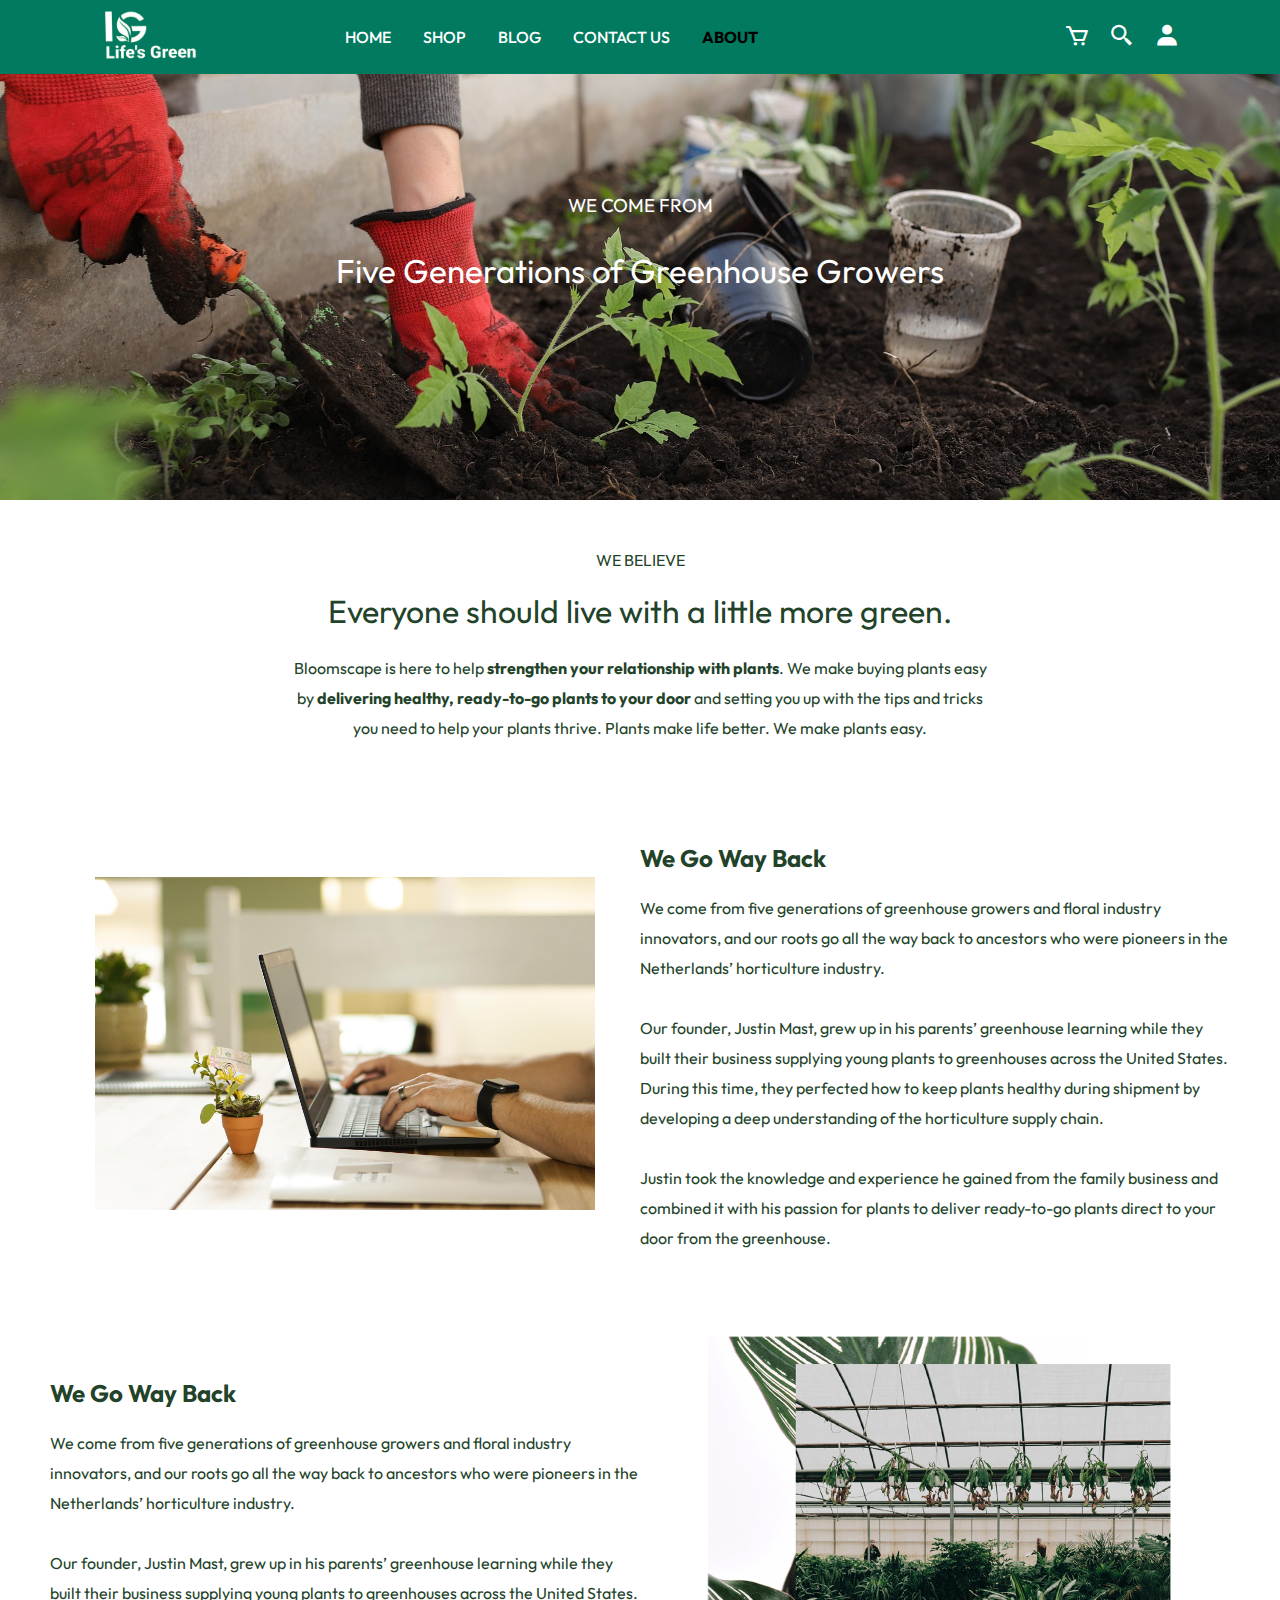
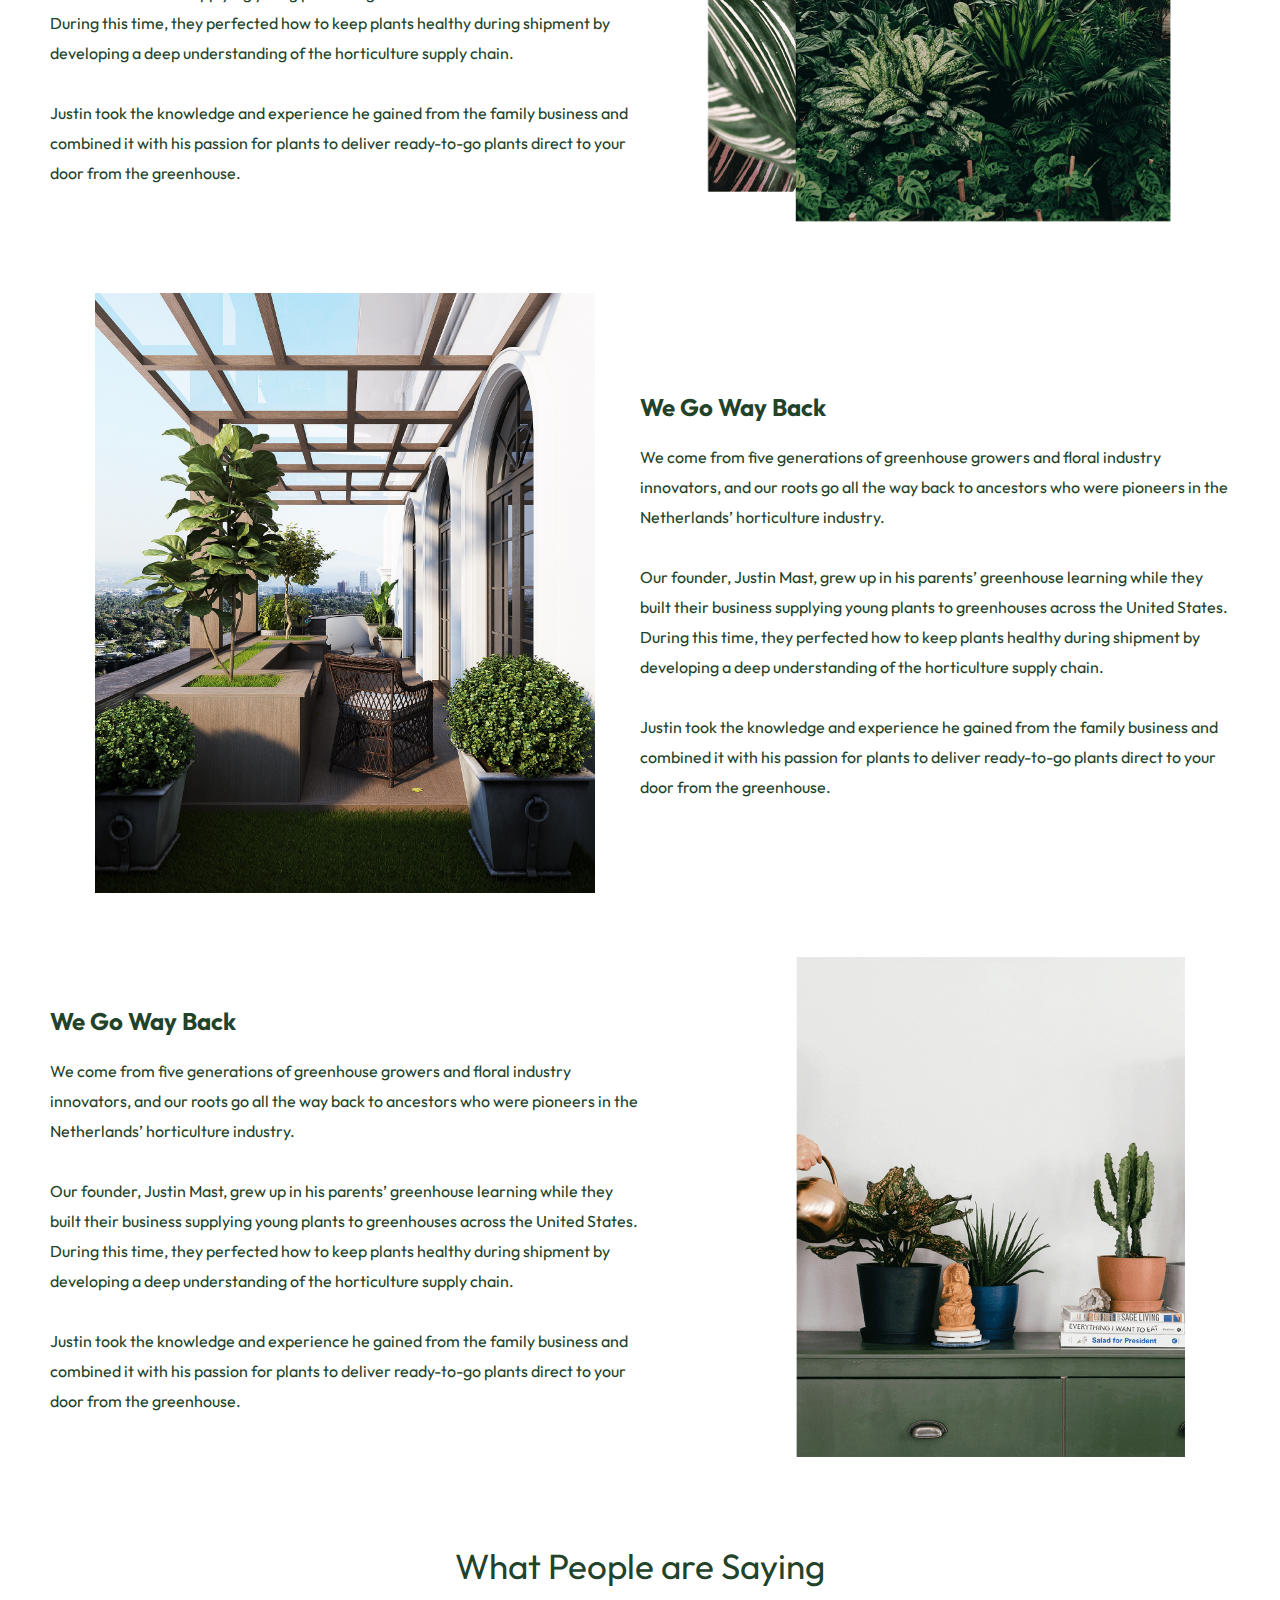
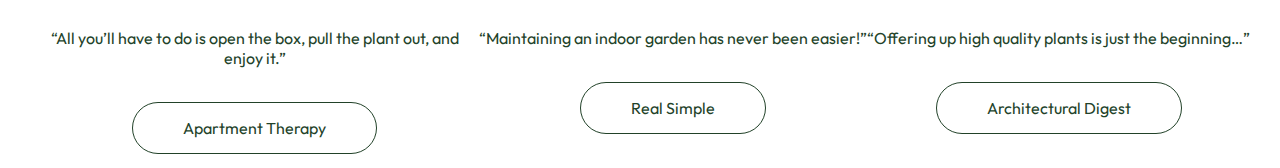
<file: about.html>
<!DOCTYPE html>
<html lang="en">

<head>
  <meta charset="UTF-8" />
  <meta name="viewport" content="width=device-width, initial-scale=1.0" />
  <title>Life's Green</title>
  <link rel="preconnect" href="https://fonts.googleapis.com" />
  <link rel="preconnect" href="https://fonts.gstatic.com" crossorigin />
  <link href="https://fonts.googleapis.com/css2?family=Outfit:wght@100..900&display=swap" rel="stylesheet" />
  <link rel="stylesheet" href="https://unpkg.com/boxicons@latest/css/boxicons.min.css">
  <link rel="stylesheet" href="css/style.css" />
</head>

<body>
  <div class="wrapper">
    <!--navbar-->
    <header>
      <a href="#" class="Logo">
        <img src="imgs/home/Logo.png" alt="no thing" width="100px">
      </a>
      <!--menu icons-->
      <i class='bx bx-menu' id="menu-icon"></i>

      <!--links-->
      <ul class="navbar">
        <li><a href="index.html">Home</a></li>
        <li><a href="indexShop.html">Shop</a></li>
        <li><a href="blog.html">Blog</a></li>
        <li><a href="contact us.html">Contact Us</a></li>
        <span><li><a href="about.html">About</a></li></span>
      </ul>
      <!--icons-->
      <div class="header-icons">
        <a href="shopp.html" ><i class='bx bx-cart'></i></a>
        <a href="#"><i class='bx bx-search-alt-2' id="search-icon"></i></a>
        <a href="indexLogin.html"><i class='bx bxs-user' id="user-icon"> </i></a>
    </div>

    </header>
    <section class="about">
      <div class="intro">
        <img src="imgs/about/1.jpg" alt="Cover image" />
        <div class="overlay">
          <div>
            <h3>WE COME FROM</h3>
            <p>Five Generations of Greenhouse Growers</p>
          </div>
        </div>
      </div>

      <div class="overview">
        <span>WE BELIEVE</span>
        <h1>Everyone should live with a little more green.</h1>
        <p>
          Bloomscape is here to help
          <strong>strengthen your relationship with plants</strong>. We make
          buying plants easy by
          <strong>delivering healthy, ready-to-go plants to your door</strong>
          and setting you up with the tips and tricks you need to help your
          plants thrive. Plants make life better. We make plants easy.
        </p>
      </div>

      <div class="details">
        <div class="info-block">
          <div class="image">
            <img src="imgs/about/16.jpg" alt="Image" />
          </div>
          <div class="desc">
            <h2>We Go Way Back</h2>
            <p>
              We come from five generations of greenhouse growers and floral
              industry innovators, and our roots go all the way back to
              ancestors who were pioneers in the Netherlands’ horticulture
              industry.
              <br /><br />
              Our founder, Justin Mast, grew up in his parents’ greenhouse
              learning while they built their business supplying young plants
              to greenhouses across the United States. During this time, they
              perfected how to keep plants healthy during shipment by
              developing a deep understanding of the horticulture supply
              chain.
              <br /><br />
              Justin took the knowledge and experience he gained from the
              family business and combined it with his passion for plants to
              deliver ready-to-go plants direct to your door from the
              greenhouse.
            </p>
          </div>
        </div>
        <div class="info-block">
          <div class="desc">
            <h2>We Go Way Back</h2>
            <p>
              We come from five generations of greenhouse growers and floral
              industry innovators, and our roots go all the way back to
              ancestors who were pioneers in the Netherlands’ horticulture
              industry.
              <br /><br />
              Our founder, Justin Mast, grew up in his parents’ greenhouse
              learning while they built their business supplying young plants
              to greenhouses across the United States. During this time, they
              perfected how to keep plants healthy during shipment by
              developing a deep understanding of the horticulture supply
              chain.
              <br /><br />
              Justin took the knowledge and experience he gained from the
              family business and combined it with his passion for plants to
              deliver ready-to-go plants direct to your door from the
              greenhouse.
            </p>
          </div>
          <div class="image">
            <img src="imgs/about/2.png" alt="Image" />
          </div>
        </div>
        <div class="info-block">
          <div class="image">
            <img src="imgs/home/19 (2).jpg" alt="Image" />
          </div>
          <div class="desc">
            <h2>We Go Way Back</h2>
            <p>
              We come from five generations of greenhouse growers and floral
              industry innovators, and our roots go all the way back to
              ancestors who were pioneers in the Netherlands’ horticulture
              industry.
              <br /><br />
              Our founder, Justin Mast, grew up in his parents’ greenhouse
              learning while they built their business supplying young plants
              to greenhouses across the United States. During this time, they
              perfected how to keep plants healthy during shipment by
              developing a deep understanding of the horticulture supply
              chain.
              <br /><br />
              Justin took the knowledge and experience he gained from the
              family business and combined it with his passion for plants to
              deliver ready-to-go plants direct to your door from the
              greenhouse.
            </p>
          </div>
        </div>
        <div class="info-block">
          <div class="desc">
            <h2>We Go Way Back</h2>
            <p>
              We come from five generations of greenhouse growers and floral
              industry innovators, and our roots go all the way back to
              ancestors who were pioneers in the Netherlands’ horticulture
              industry.
              <br /><br />
              Our founder, Justin Mast, grew up in his parents’ greenhouse
              learning while they built their business supplying young plants
              to greenhouses across the United States. During this time, they
              perfected how to keep plants healthy during shipment by
              developing a deep understanding of the horticulture supply
              chain.
              <br /><br />
              Justin took the knowledge and experience he gained from the
              family business and combined it with his passion for plants to
              deliver ready-to-go plants direct to your door from the
              greenhouse.
            </p>
          </div>
          <div class="image">
            <img src="imgs/about/4.png" alt="Image" />
          </div>
        </div>
      </div>

      <div class="testimonials">
        <h1>What People are Saying</h1>
        <div class="quotes">
          <div>
            <p>
              “All you’ll have to do is open the box, pull the plant out, and
              enjoy it.”
            </p>
            <a href="#">Apartment Therapy</a>
          </div>
          <div>
            <p>“Maintaining an indoor garden has never been easier!”</p>
            <a href="#">Real Simple</a>
          </div>
          <div>
            <p>“Offering up high quality plants is just the beginning…”</p>
            <a href="#">Architectural Digest</a>
          </div>
        </div>
      </div>
    </section>
  </div>
  <!--code js-->
  <script type="text/javascript">
    window.addEventListener("scroll", function () {
      var header = document.querySelector("header");
      header.classList.toggle("sticky", window.scrollY > 0);
    })
  </script>
</body>

</html>
</file>
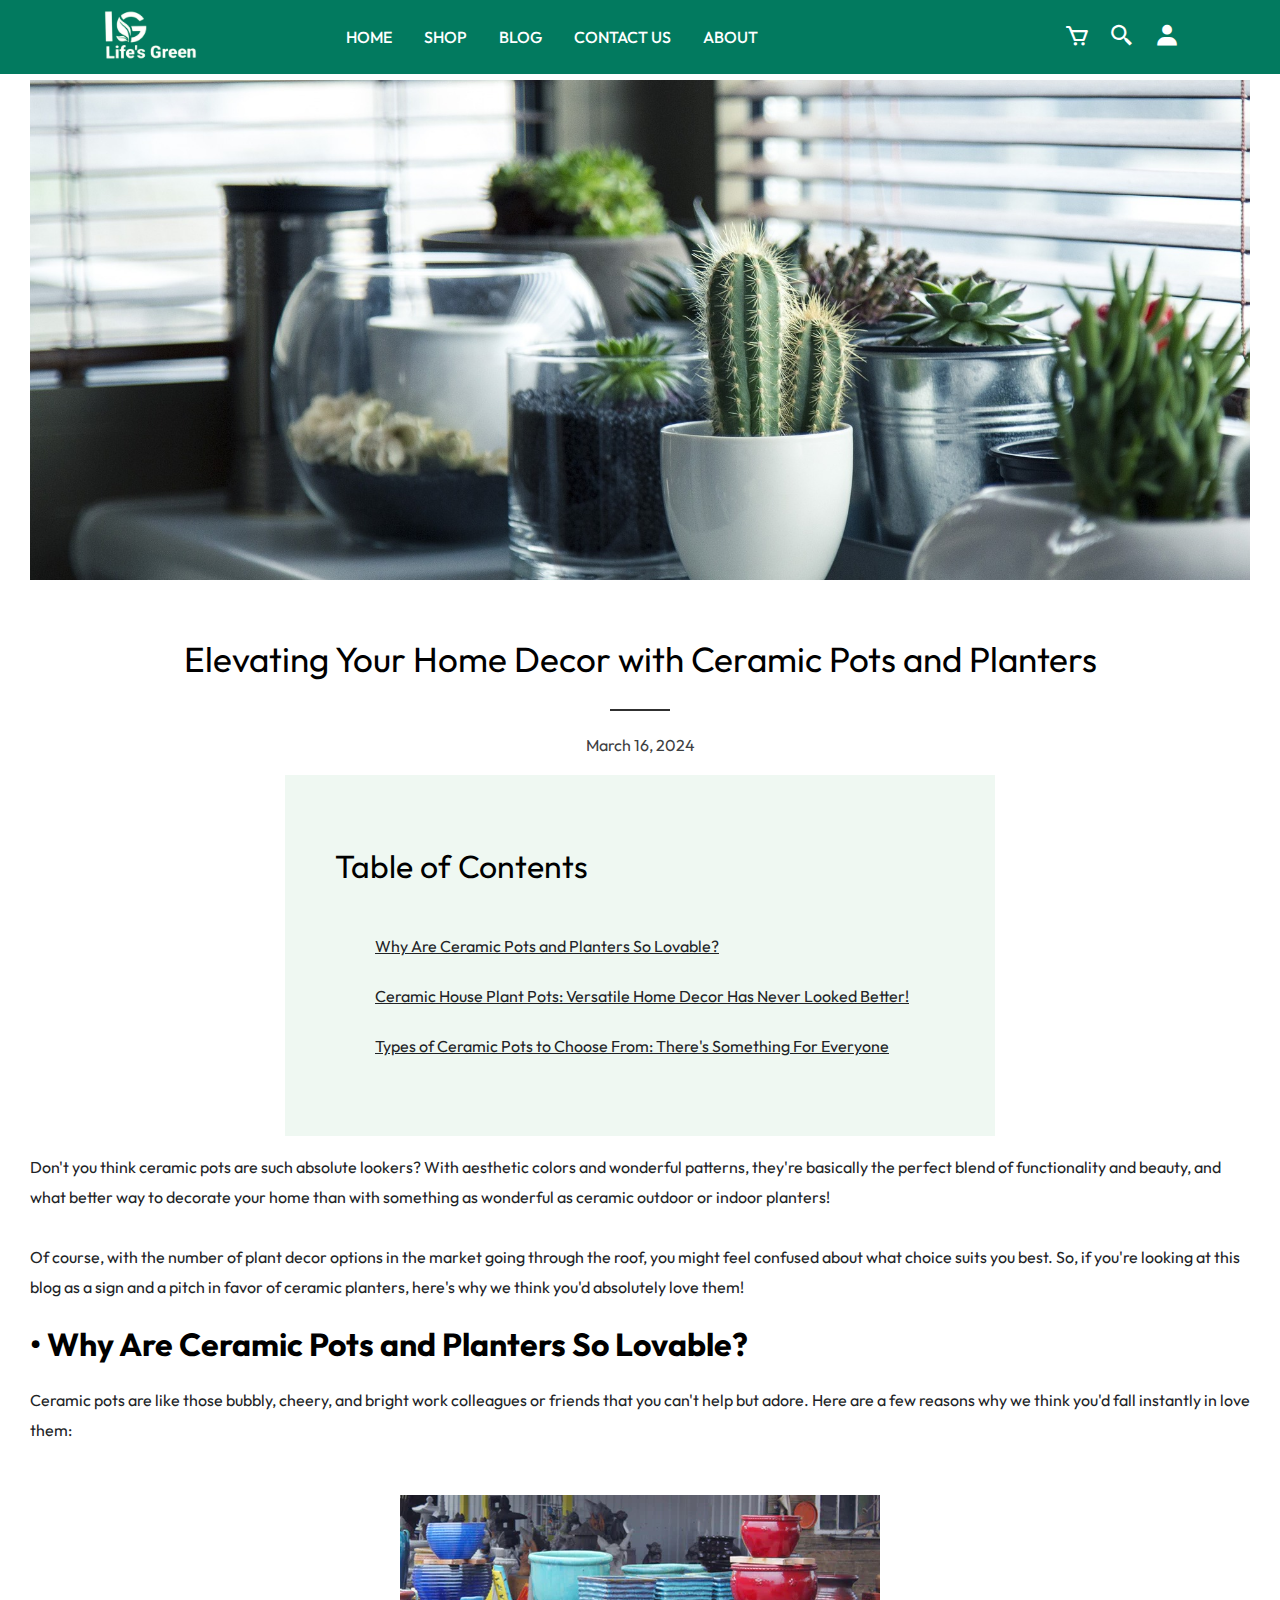
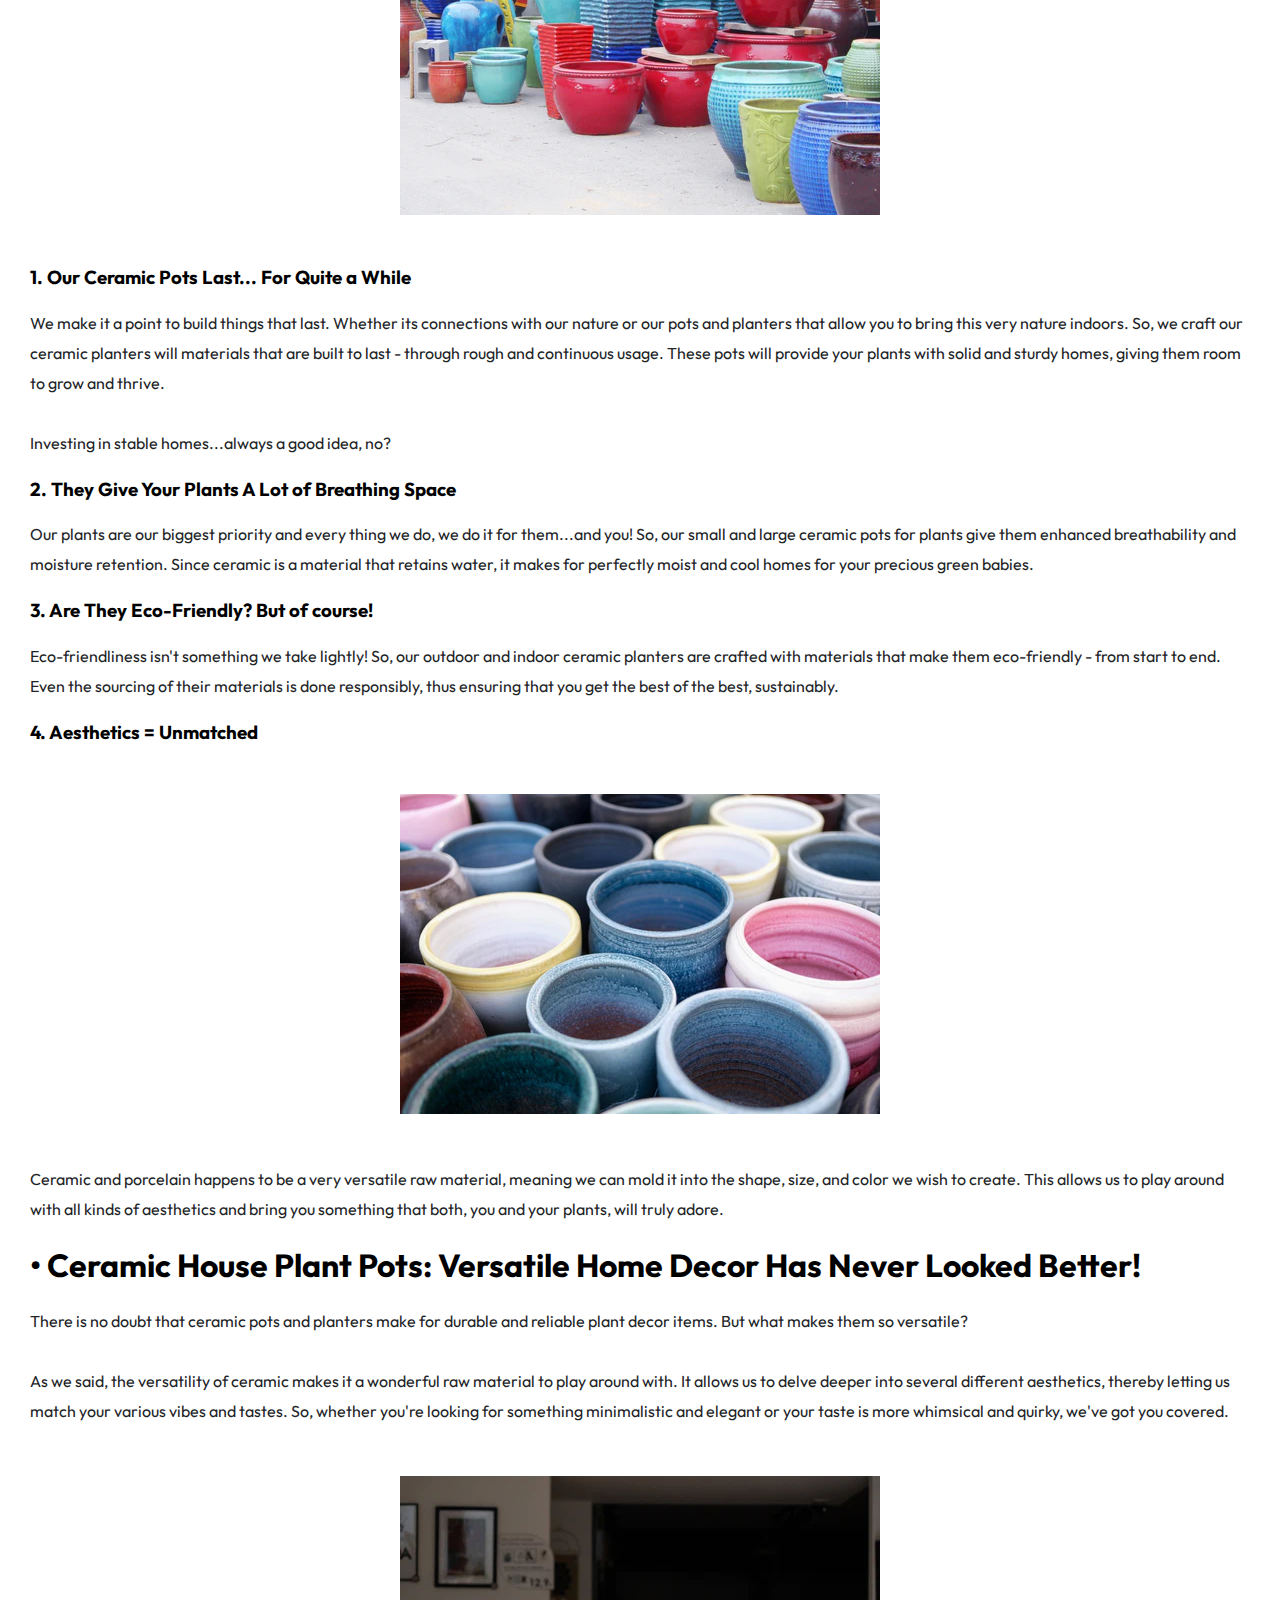
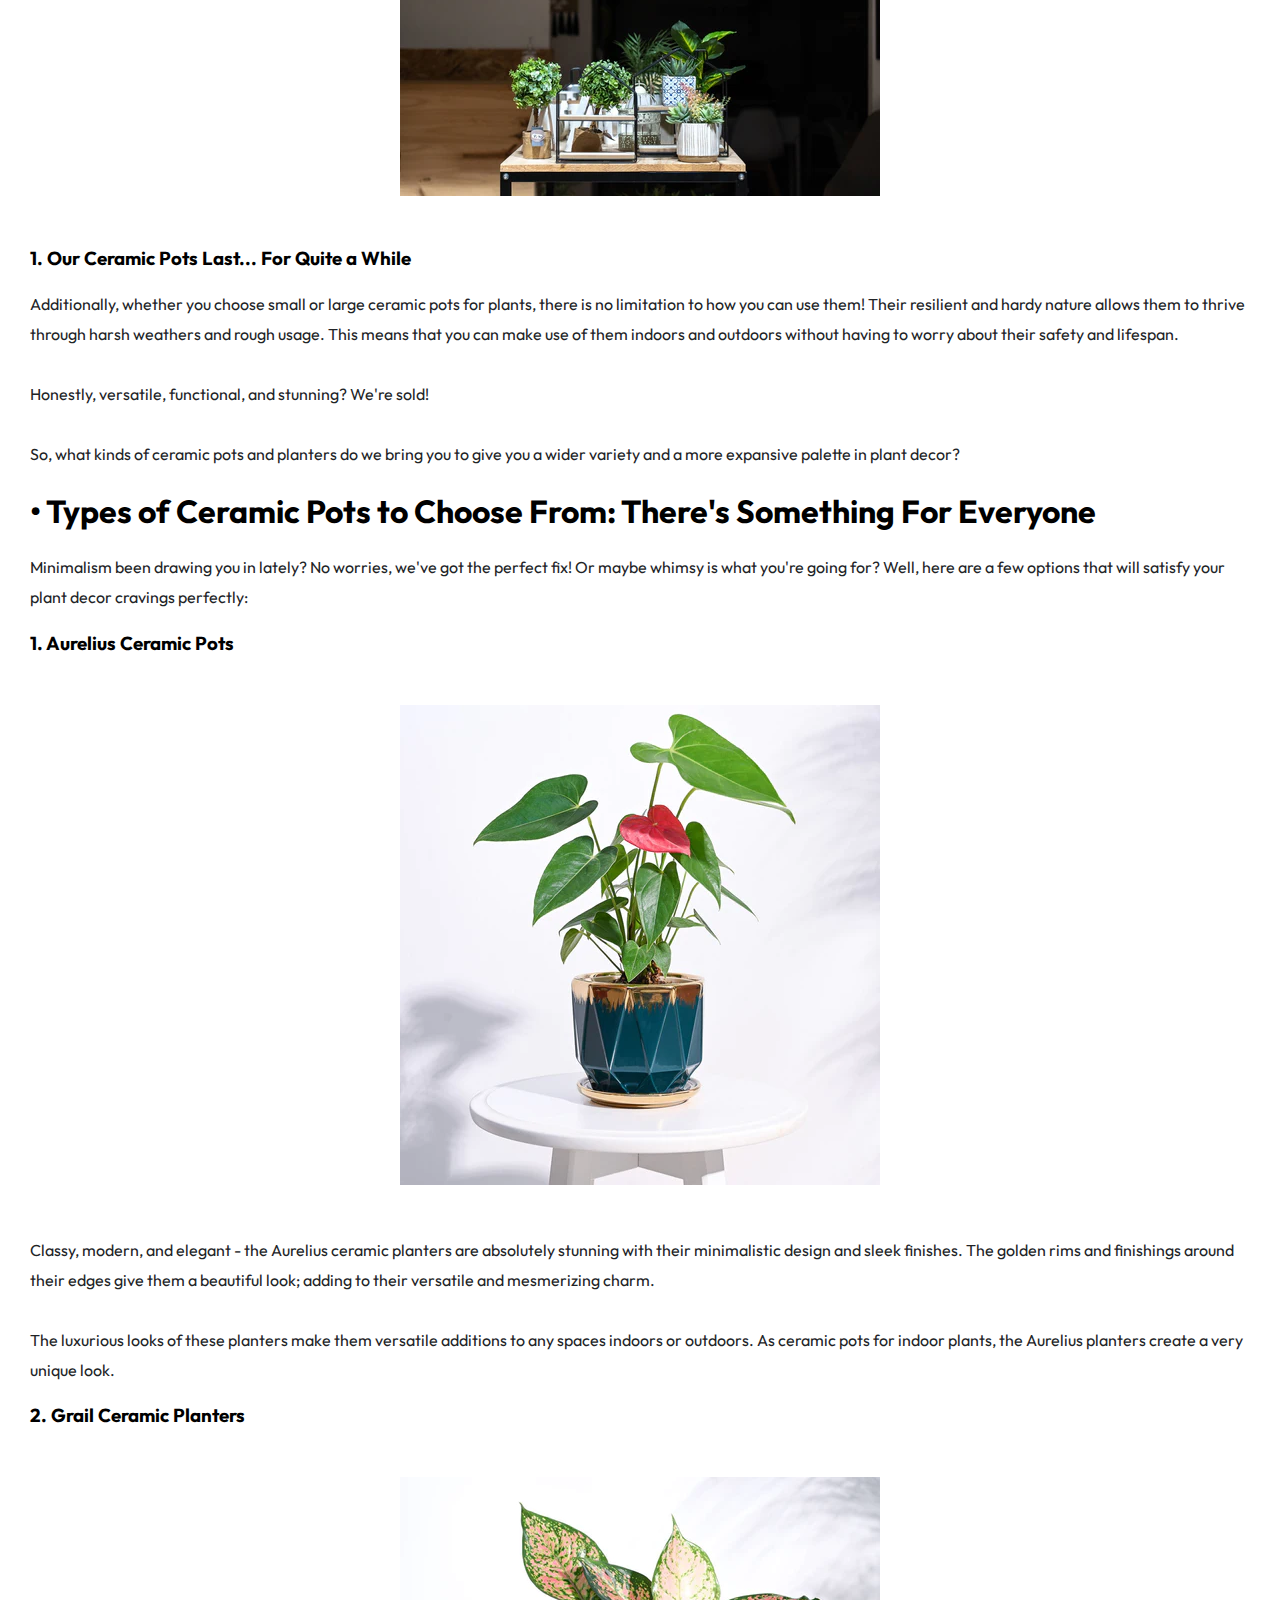
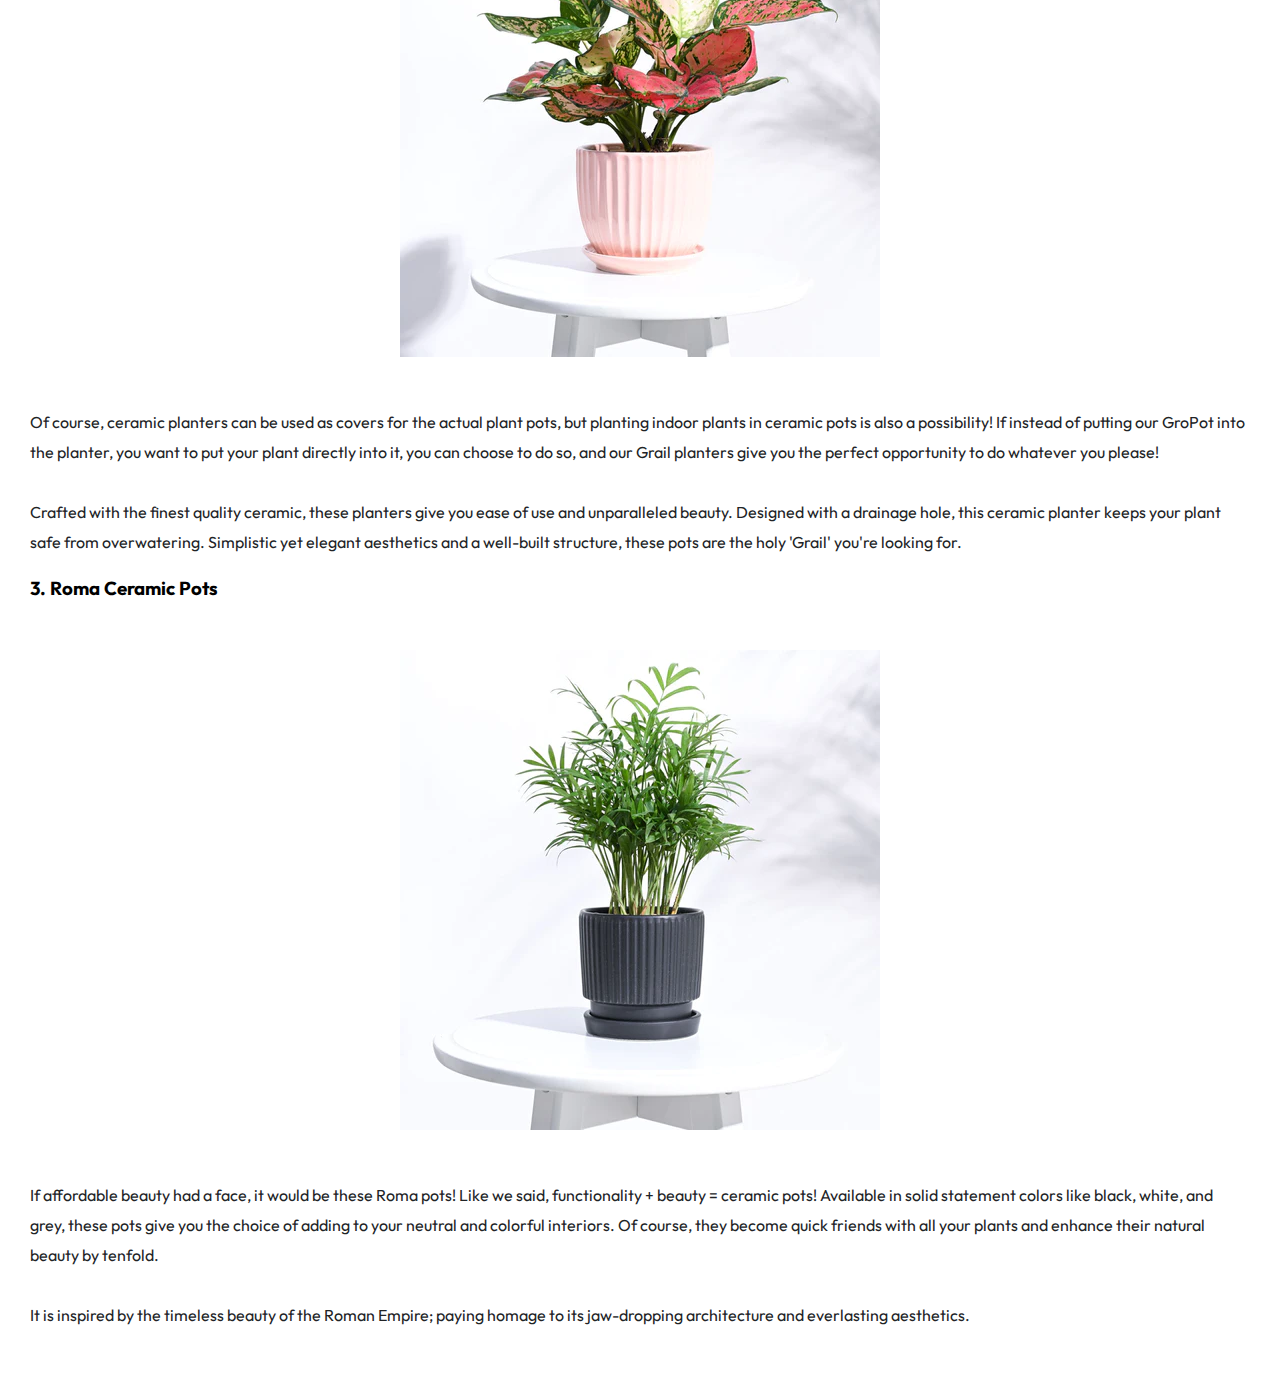
<file: article.html>
<!DOCTYPE html>
<html lang="en">

<head>
  <meta charset="UTF-8" />
  <meta name="viewport" content="width=device-width, initial-scale=1.0" />
  <title>Article</title>
  <link rel="preconnect" href="https://fonts.googleapis.com" />
  <link rel="preconnect" href="https://fonts.gstatic.com" crossorigin />
  <link href="https://fonts.googleapis.com/css2?family=Outfit:wght@100..900&display=swap" rel="stylesheet" />
  <link rel="stylesheet" href="https://unpkg.com/boxicons@latest/css/boxicons.min.css">
  <link rel="stylesheet" href="css/style.css" />
</head>

<body>
  <div class="wrapper">
    <!--navbar-->
    <header>
      <a href="#" class="Logo">
        <img src="imgs/home/Logo.png" alt="no thing" width="100px">
      </a>
      <!--menu icons-->
      <i class='bx bx-menu' id="menu-icon"></i>

      <!--links-->
      <ul class="navbar">
        <li><a href="index.html">Home</a></li>
        <li><a href="indexShop.html">Shop</a></li>
        <li><a href="blog.html">Blog</a></li>       
        <li><a href="contact us.html">Contact Us</a></li>
        <li><a href="about.html">About</a></li>
      </ul>
      <!--icons-->
      <div class="header-icons">
        <a href="shopp.html" ><i class='bx bx-cart'></i></a>
        <a href="#"><i class='bx bx-search-alt-2' id="search-icon"></i></a>
        <a href="indexLogin.html"><i class='bx bxs-user' id="user-icon"> </i></a>
    </div>

    </header>

    <section class="article-details">
      <div class="breadcrumb">
        <a href="index.html">Home /</a>
        <a href="category.html"> Gardening Basics /</a>
      </div>
      <div class="intro">
        <img src="imgs/article/13.jpg" alt="Cover image" />
        <h1>Elevating Your Home Decor with Ceramic Pots and Planters</h1>
        <p>March 16, 2024</p>
      </div>

      <div class="contents-table">
        <h1>Table of Contents</h1>
        <ul>
          <li>
            <a href="#Ceramic_Pots">Why Are Ceramic Pots and Planters So Lovable?
            </a>
          </li>
          <li>
            <a href="#Ceramic_House">
              Ceramic House Plant Pots: Versatile Home Decor Has Never Looked
              Better!
            </a>
          </li>
          <li>
            <a href="#Types_of_Ceramic_Pots">
              Types of Ceramic Pots to Choose From: There's Something For
              Everyone
            </a>
          </li>
        </ul>
      </div>

      <div class="info-block">
        <p>
          Don't you think ceramic pots are such absolute lookers? With
          aesthetic colors and wonderful patterns, they're basically the
          perfect blend of functionality and beauty, and what better way to
          decorate your home than with something as wonderful as ceramic
          outdoor or indoor planters!
          <br />
          <br />
          Of course, with the number of plant decor options in the market
          going through the roof, you might feel confused about what choice
          suits you best. So, if you're looking at this blog as a sign and a
          pitch in favor of ceramic planters, here's why we think you'd
          absolutely love them!
        </p>
      </div>

      <div class="info-block">
        <h1>• Why Are Ceramic Pots and Planters So Lovable?</h1>
        <p>
          Ceramic pots are like those bubbly, cheery, and bright work
          colleagues or friends that you can't help but adore. Here are a few
          reasons why we think you'd fall instantly in love them:
        </p>

        <img src="imgs/article/1.webp" alt="Article image" />

        <h3 id="Ceramic_Pots">
          1. Our Ceramic Pots Last... For Quite a While
        </h3>
        <p>
          We make it a point to build things that last. Whether its
          connections with our nature or our pots and planters that allow you
          to bring this very nature indoors. So, we craft our ceramic planters
          will materials that are built to last - through rough and continuous
          usage. These pots will provide your plants with solid and sturdy
          homes, giving them room to grow and thrive.
          <br />
          <br />
          Investing in stable homes...always a good idea, no?
        </p>

        <h3>2. They Give Your Plants A Lot of Breathing Space</h3>
        <p>
          Our plants are our biggest priority and every thing we do, we do it
          for them...and you! So, our small and large ceramic pots for plants
          give them enhanced breathability and moisture retention. Since
          ceramic is a material that retains water, it makes for perfectly
          moist and cool homes for your precious green babies.
        </p>

        <h3>3. Are They Eco-Friendly? But of course!</h3>
        <p>
          Eco-friendliness isn't something we take lightly! So, our outdoor
          and indoor ceramic planters are crafted with materials that make
          them eco-friendly - from start to end. Even the sourcing of their
          materials is done responsibly, thus ensuring that you get the best
          of the best, sustainably.
        </p>

        <h3>4. Aesthetics = Unmatched</h3>
        <img src="imgs/article/2.webp" alt="Article image" />
        <p>
          Ceramic and porcelain happens to be a very versatile raw material,
          meaning we can mold it into the shape, size, and color we wish to
          create. This allows us to play around with all kinds of aesthetics
          and bring you something that both, you and your plants, will truly
          adore.
        </p>
      </div>

      <div class="info-block">
        <h1 id="Ceramic_House">
          • Ceramic House Plant Pots: Versatile Home Decor Has Never Looked
          Better!
        </h1>
        <p>
          There is no doubt that ceramic pots and planters make for durable
          and reliable plant decor items. But what makes them so versatile?
          <br />
          <br />
          As we said, the versatility of ceramic makes it a wonderful raw
          material to play around with. It allows us to delve deeper into
          several different aesthetics, thereby letting us match your various
          vibes and tastes. So, whether you're looking for something
          minimalistic and elegant or your taste is more whimsical and quirky,
          we've got you covered.
        </p>

        <img src="imgs/article/3.webp" alt="Article image" />

        <h3>1. Our Ceramic Pots Last... For Quite a While</h3>
        <p>
          Additionally, whether you choose small or large ceramic pots for
          plants, there is no limitation to how you can use them! Their
          resilient and hardy nature allows them to thrive through harsh
          weathers and rough usage. This means that you can make use of them
          indoors and outdoors without having to worry about their safety and
          lifespan.
          <br />
          <br />
          Honestly, versatile, functional, and stunning? We're sold!
          <br />
          <br />
          So, what kinds of ceramic pots and planters do we bring you to give
          you a wider variety and a more expansive palette in plant decor?
        </p>
      </div>

      <div class="info-block">
        <h1 id="Types_of_Ceramic_Pots">
          • Types of Ceramic Pots to Choose From: There's Something For
          Everyone
        </h1>
        <p>
          Minimalism been drawing you in lately? No worries, we've got the
          perfect fix! Or maybe whimsy is what you're going for? Well, here
          are a few options that will satisfy your plant decor cravings
          perfectly:
        </p>

        <h3>1. Aurelius Ceramic Pots</h3>
        <img src="imgs/article/4.webp" alt="Article image" />
        <p>
          Classy, modern, and elegant - the Aurelius ceramic planters are
          absolutely stunning with their minimalistic design and sleek
          finishes. The golden rims and finishings around their edges give
          them a beautiful look; adding to their versatile and mesmerizing
          charm.
          <br />
          <br />
          The luxurious looks of these planters make them versatile additions
          to any spaces indoors or outdoors. As ceramic pots for indoor
          plants, the Aurelius planters create a very unique look.
        </p>

        <h3>2. Grail Ceramic Planters</h3>
        <img src="imgs/article/5.webp" alt="Article image" />
        <p>
          Of course, ceramic planters can be used as covers for the actual
          plant pots, but planting indoor plants in ceramic pots is also a
          possibility! If instead of putting our GroPot into the planter, you
          want to put your plant directly into it, you can choose to do so,
          and our Grail planters give you the perfect opportunity to do
          whatever you please!
          <br />
          <br />
          Crafted with the finest quality ceramic, these planters give you
          ease of use and unparalleled beauty. Designed with a drainage hole,
          this ceramic planter keeps your plant safe from overwatering.
          Simplistic yet elegant aesthetics and a well-built structure, these
          pots are the holy 'Grail' you're looking for.
        </p>

        <h3>3. Roma Ceramic Pots</h3>
        <img src="imgs/article/6.webp" alt="Article image" />
        <p>
          If affordable beauty had a face, it would be these Roma pots! Like
          we said, functionality + beauty = ceramic pots! Available in solid
          statement colors like black, white, and grey, these pots give you
          the choice of adding to your neutral and colorful interiors. Of
          course, they become quick friends with all your plants and enhance
          their natural beauty by tenfold.
          <br />
          <br />
          It is inspired by the timeless beauty of the Roman Empire; paying
          homage to its jaw-dropping architecture and everlasting aesthetics.
        </p>
      </div>
    </section>
  </div>
  
</body>

</html>
</file>
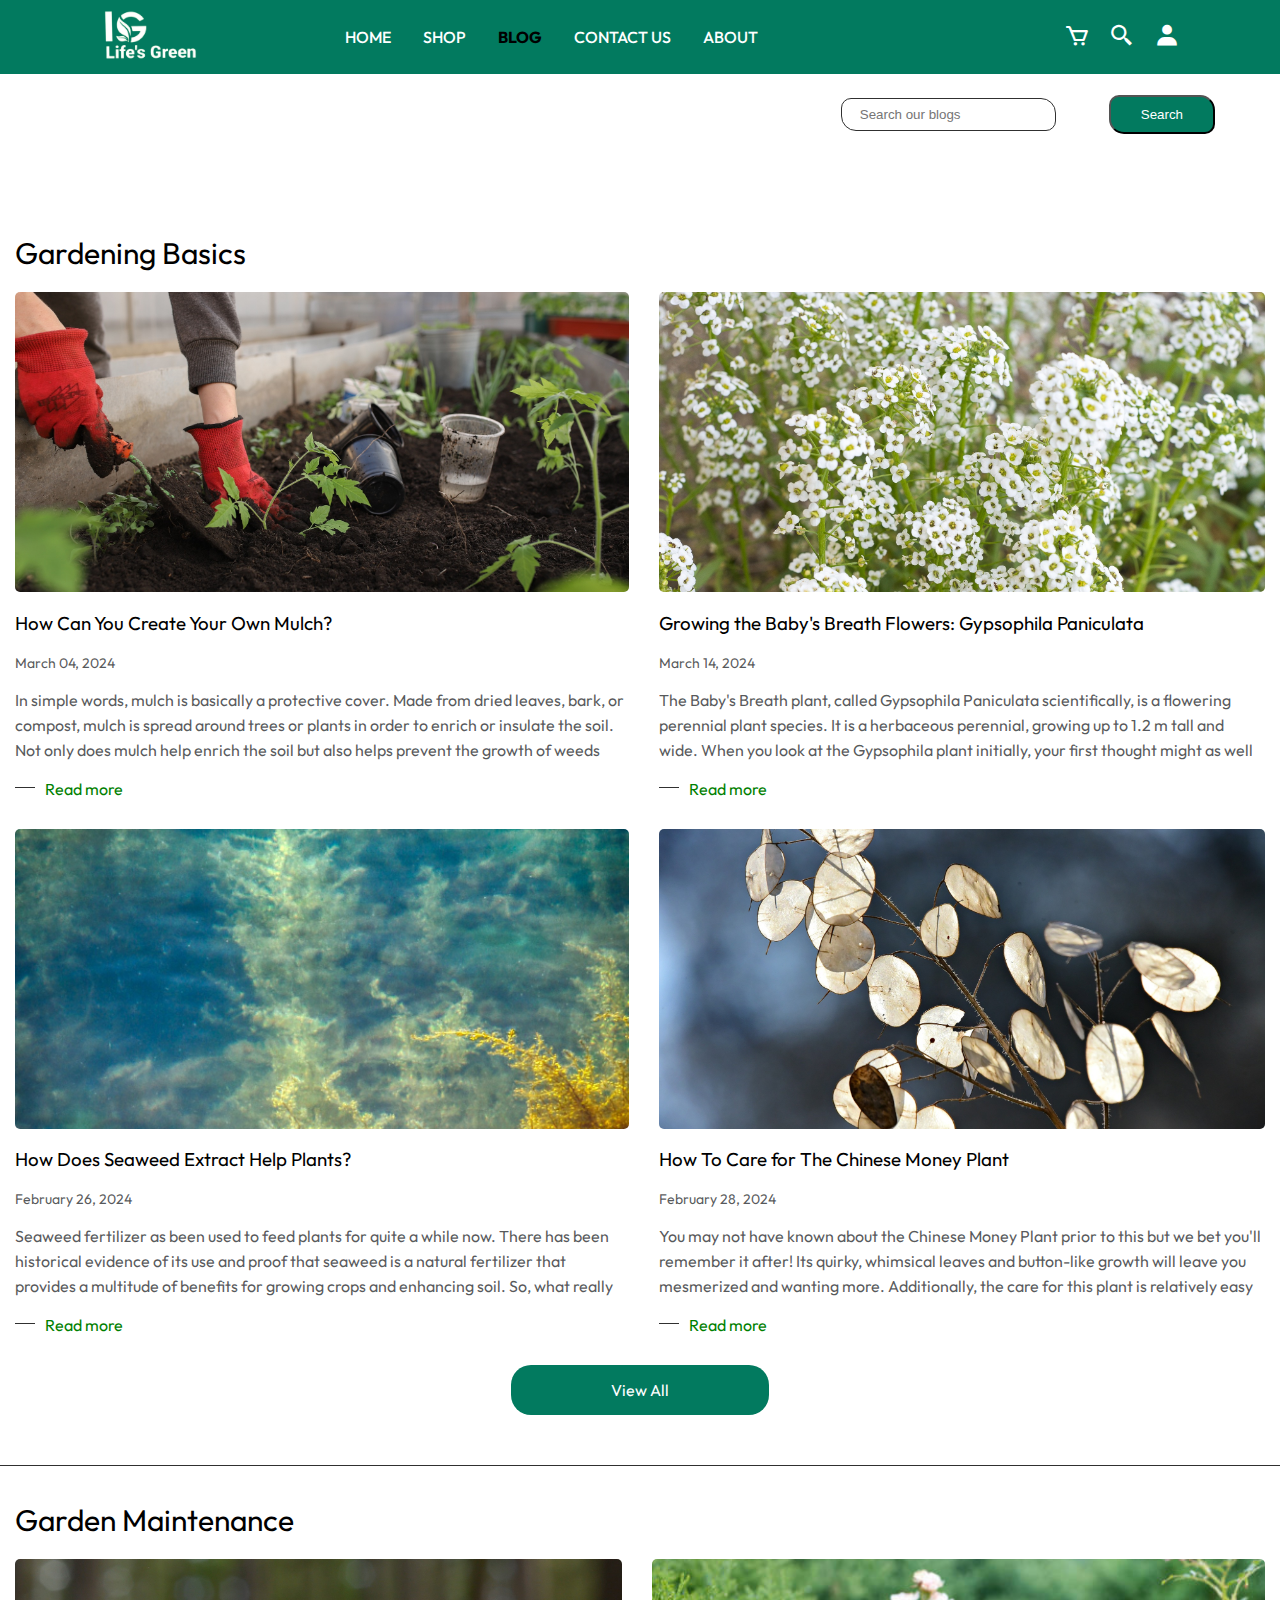
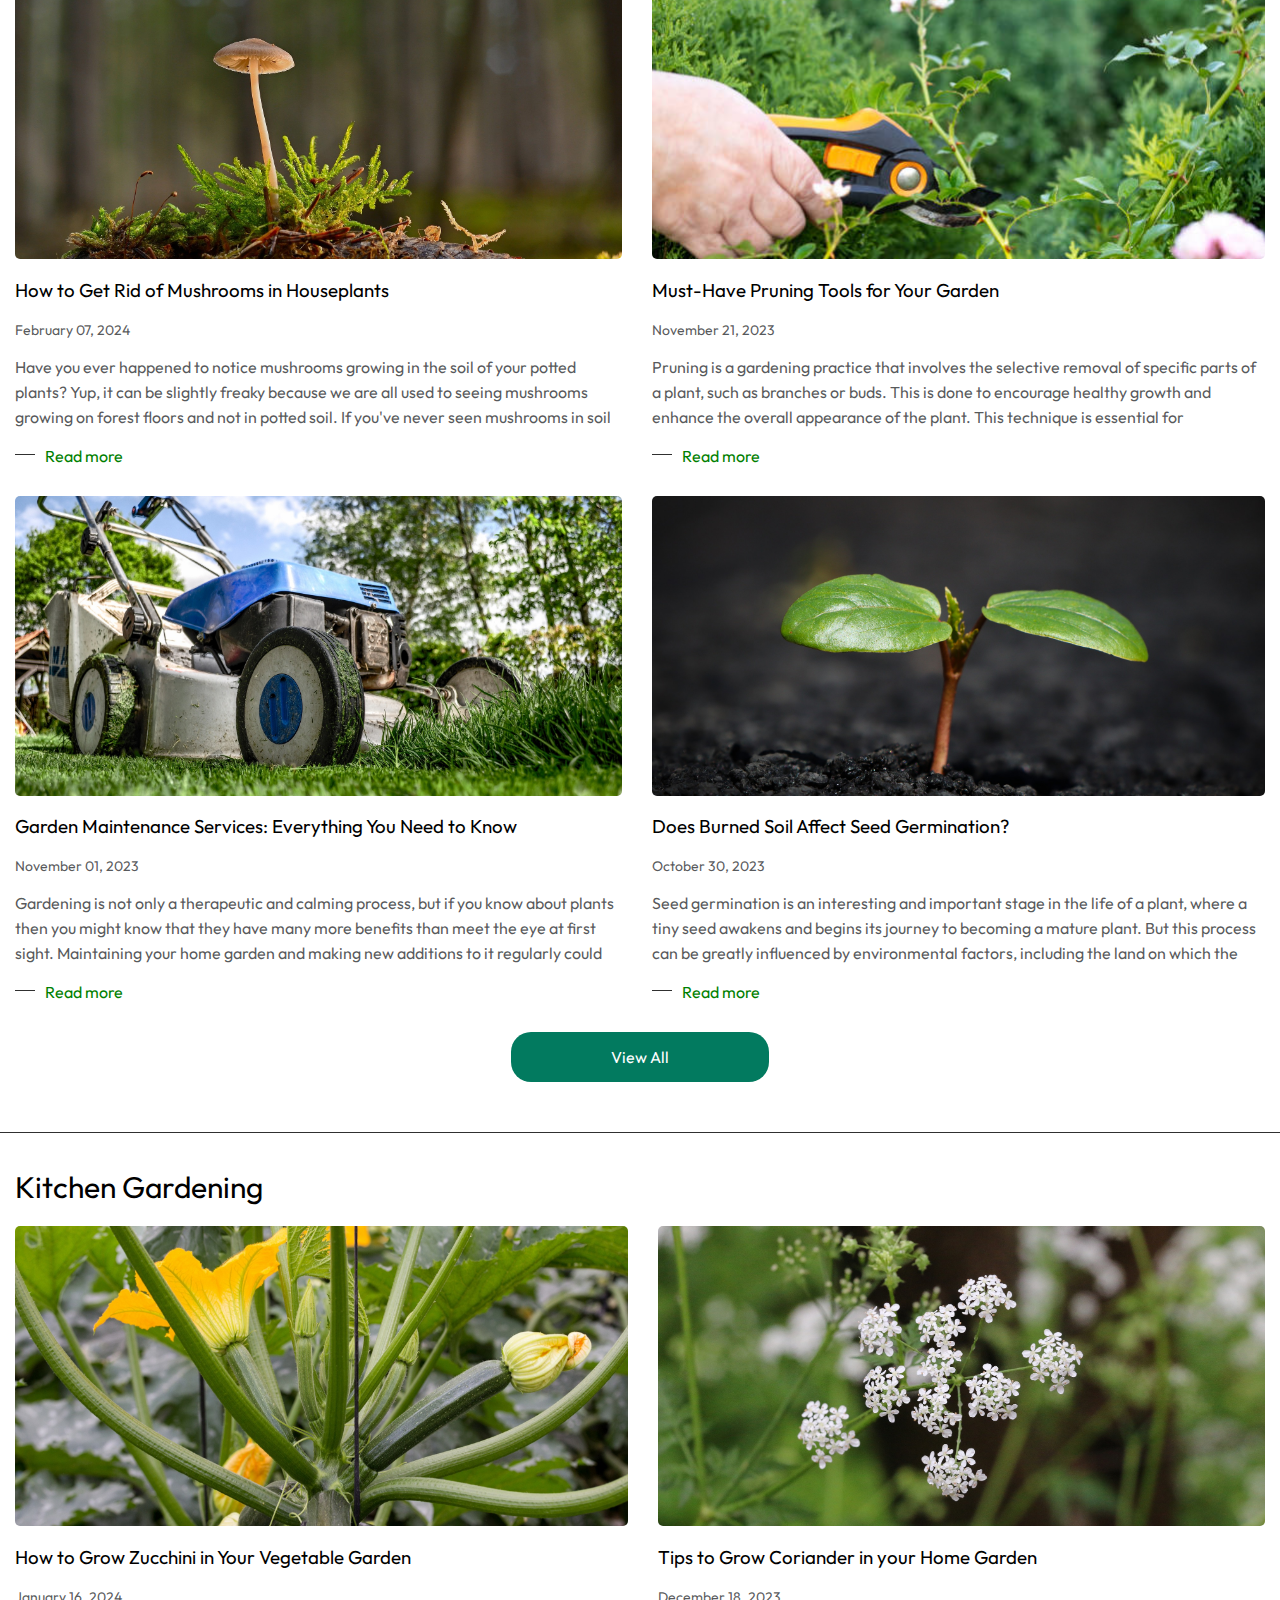
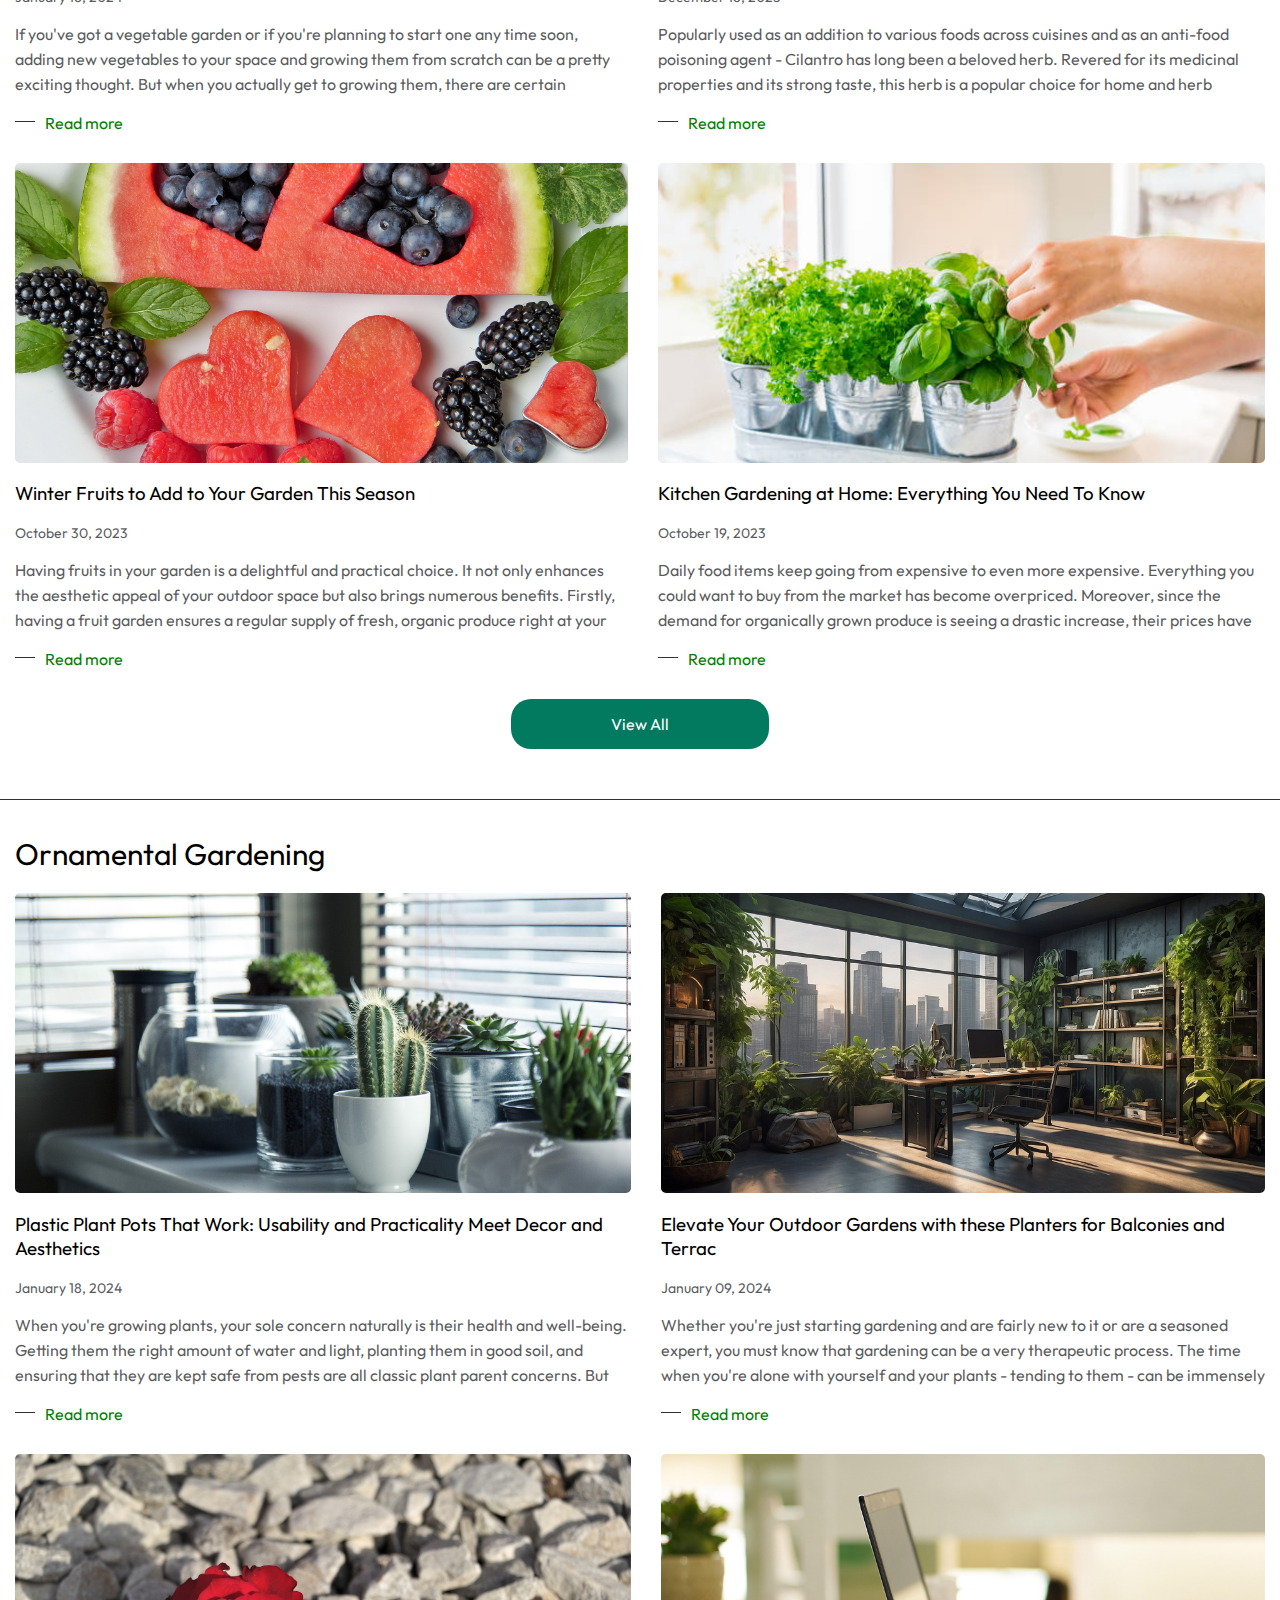
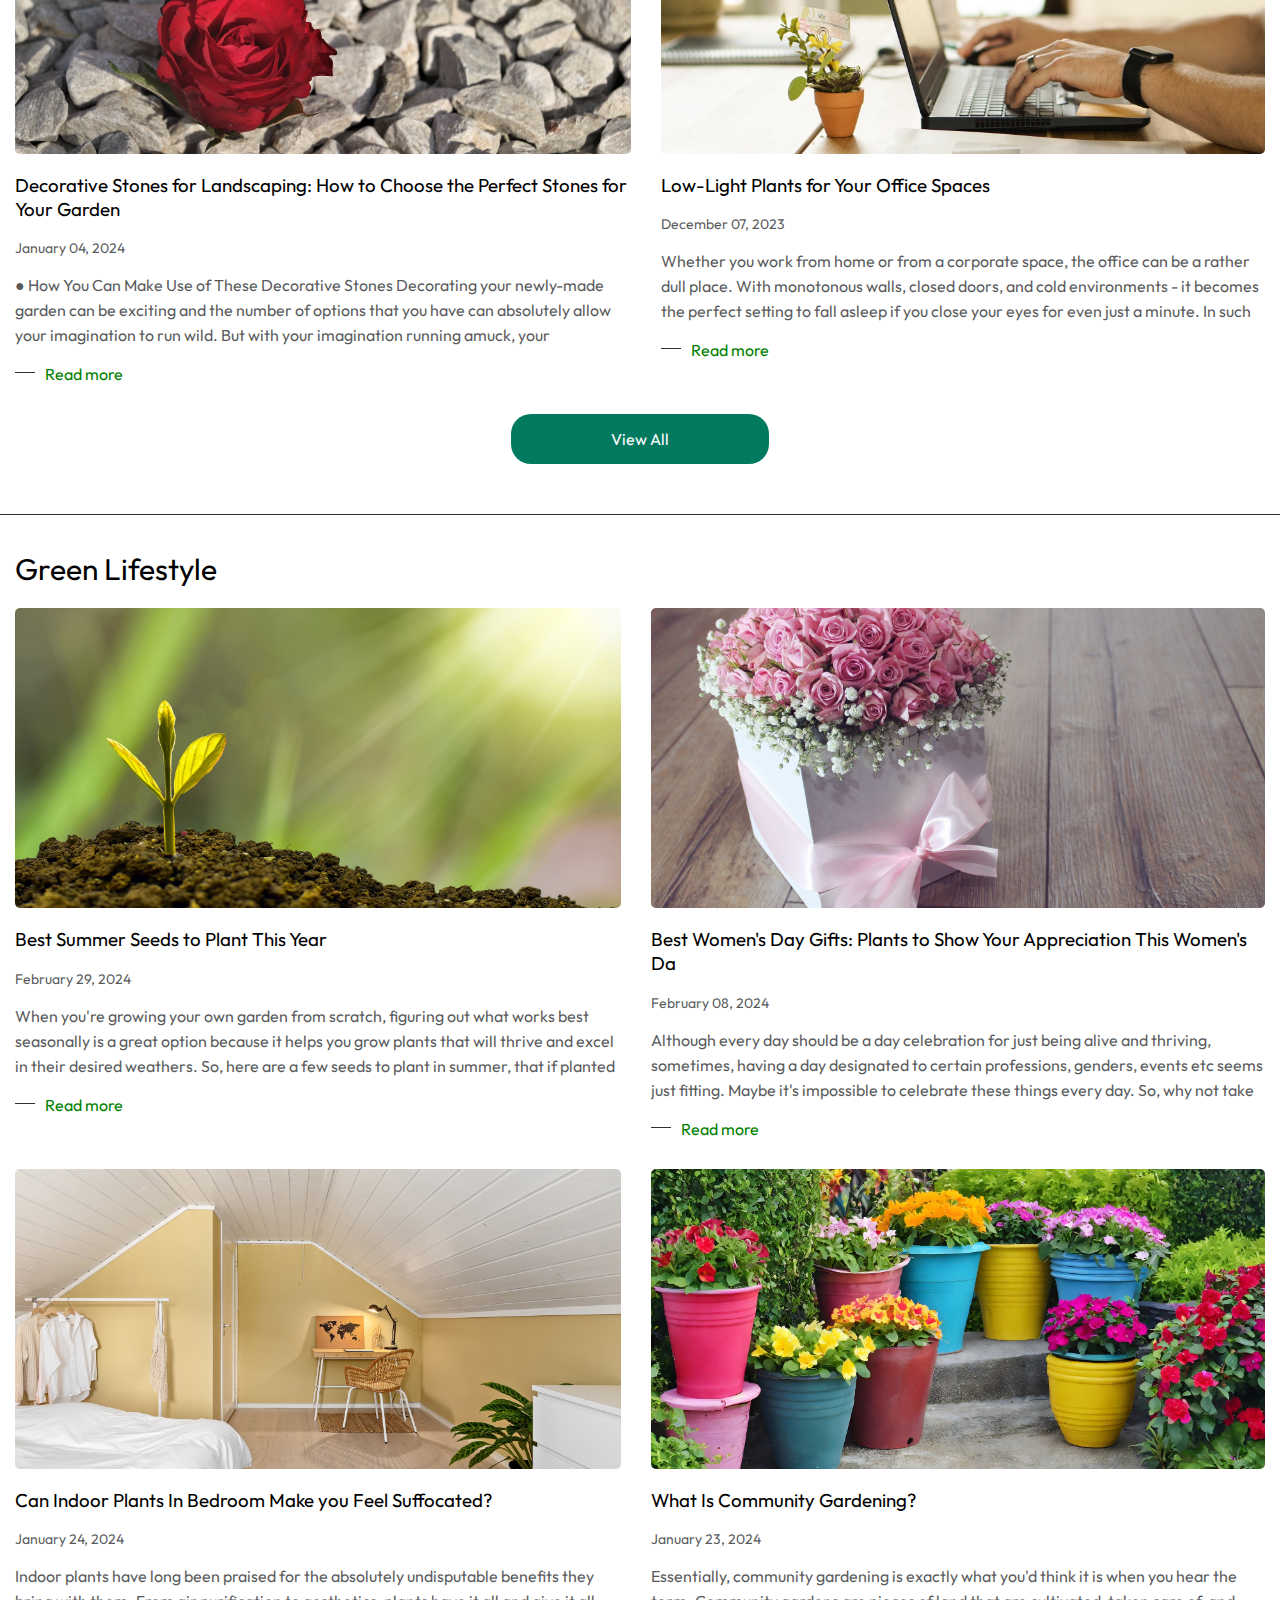
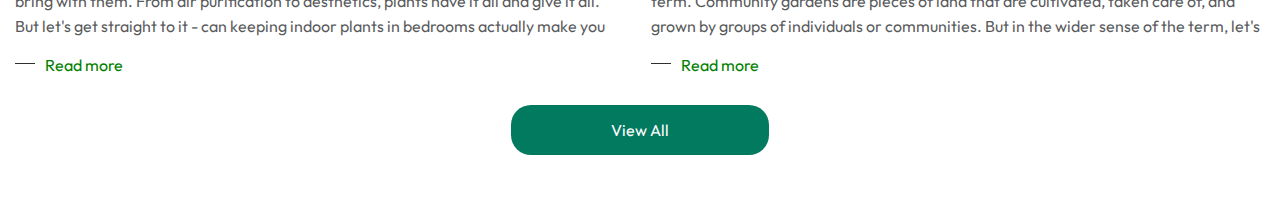
<file: blog.html>
<!DOCTYPE html>
<html lang="en">

<head>
  <meta charset="UTF-8" />
  <meta name="viewport" content="width=device-width, initial-scale=1.0" />
  <title>Life's Green </title>
  <link rel="preconnect" href="https://fonts.googleapis.com" />
  <link rel="preconnect" href="https://fonts.gstatic.com" crossorigin />
  <link href="https://fonts.googleapis.com/css2?family=Outfit:wght@100..900&display=swap" rel="stylesheet" />
  <link rel="stylesheet" href="https://unpkg.com/boxicons@latest/css/boxicons.min.css">
  <link rel="stylesheet" href="css/style.css" />

</head>

<body>


  <div class="wrapper">
    <!--navbar-->
    <header>
      <a href="#" class="Logo">
        <img src="imgs/home/Logo.png" alt="no thing" width="100px">
      </a>
      <!--menu icons-->
      <i class='bx bx-menu' id="menu-icon"></i>

      <!--links-->
      <ul class="navbar">
        <li><a href="index.html">Home</a></li>
        <li><a href="indexShop.html">Shop</a></li>
        <span><li><a href="blog.html">Blog</a></li></span>
        <li><a href="contact us.html">Contact Us</a></li>
        <li><a href="about.html">About</a></li>
      </ul>
      <!--icons-->
      <div class="header-icons">
        <a href="shopp.html" ><i class='bx bx-cart'></i></a>
        <a href="#"><i class='bx bx-search-alt-2' id="search-icon"></i></a>
        <a href="indexLogin.html"><i class='bx bxs-user' id="user-icon"> </i></a>
    </div>

    </header>

    <div class="search-box">
      <input type="text" placeholder="Search our blogs" />
      <button>Search</button>
    </div>

    <section class="category">
      <h1>Gardening Basics</h1>
      <div class="articles">
        <div class="article">
          <div class="cover">
            <img src="imgs/home/1.jpg" alt="img" title="plant" />
          </div>
          <div class="title">
            <h3>How Can You Create Your Own Mulch?</h3>
            <p>March 04, 2024</p>
          </div>
          <p class="desc">
            In simple words, mulch is basically a protective cover. Made from
            dried leaves, bark, or compost, mulch is spread around trees or
            plants in order to enrich or insulate the soil. Not only does
            mulch help enrich the soil but also helps prevent the growth of
            weeds and helps keep pests away from plants. While you can, of
            course, buy commercially-produced mulch, there are a few ways that
            you can make your own mulch that will undoubtedly be more
            cost-effective & fast! If you're still unsure about what mulch can
            do for your plants, here are a few benefits of mulching:
          </p>
          <a href="article.html" target="_blank">Read more</a>
        </div>

        <div class="article">
          <div class="cover">
            <img src="imgs/home/2.jpg" alt="img" title="plant" />
          </div>
          <div class="title">
            <h3>Growing the Baby's Breath Flowers: Gypsophila Paniculata</h3>
            <p>March 14, 2024</p>
          </div>
          <p class="desc">
            The Baby's Breath plant, called Gypsophila Paniculata
            scientifically, is a flowering perennial plant species. It is a
            herbaceous perennial, growing up to 1.2 m tall and wide. When you
            look at the Gypsophila plant initially, your first thought might
            as well be about how the flowers that adorn this plant look like
            fluffy little clouds.
          </p>
          <a href="article.html" target="_blank" >Read more</a>
        </div>
        <div class="article">
          <div class="cover">
            <img src="imgs/home/3.jpg" alt="img" title="plant" />
          </div>
          <div class="title">
            <h3>How Does Seaweed Extract Help Plants?</h3>
            <p>February 26, 2024</p>
          </div>
          <p class="desc">
            Seaweed fertilizer as been used to feed plants for quite a while
            now. There has been historical evidence of its use and proof that
            seaweed is a natural fertilizer that provides a multitude of
            benefits for growing crops and enhancing soil. So, what really are
            these benefits and how can you make use of them?
          </p>
          <a href="article.html" target="_blank" >Read more</a>
        </div>
        <div class="article">
          <div class="cover">
            <img src="imgs/home/4.jpg" alt="img" title="plant" />
          </div>
          <div class="title">
            <h3>How To Care for The Chinese Money Plant</h3>
            <p>February 28, 2024</p>
          </div>
          <p class="desc">
            You may not have known about the Chinese Money Plant prior to this
            but we bet you'll remember it after! Its quirky, whimsical leaves
            and button-like growth will leave you mesmerized and wanting more.
            Additionally, the care for this plant is relatively easy as it is
            low maintenance and not so demanding. So, here's everything you
            need to know about the Chinese Money Plant, also called the Pilea
            Plant.
          </p>
          <a href="article.html" target="_blank" >Read more</a>
        </div>
      </div>
      <div class="view-all">
        <a href="category.html">View All</a>
      </div>
    </section>
    <section class="category">
      <h1>Garden Maintenance</h1>
      <div class="articles">
        <div class="article">
          <div class="cover">
            <img src="imgs/home/5.jpg" alt="img" title="plant" />
          </div>
          <div class="title">
            <h3>How to Get Rid of Mushrooms in Houseplants</h3>
            <p>February 07, 2024</p>
          </div>
          <p class="desc">
            Have you ever happened to notice mushrooms growing in the soil of
            your potted plants? Yup, it can be slightly freaky because we are
            all used to seeing mushrooms growing on forest floors and not in
            potted soil. If you've never seen mushrooms in soil of potted
            plants then well, you're lucky! But we're here to tell you that it
            does happen, how to prevent it, and what to do to get rid of them
            in case they appear near your potted plants
          </p>
          <a href="article.html" target="_blank" >Read more</a>
        </div>
        <div class="article">
          <div class="cover">
            <img src="imgs/home/6.jpg" alt="img" title="plant" />
          </div>
          <div class="title">
            <h3>Must-Have Pruning Tools for Your Garden</h3>
            <p>November 21, 2023</p>
          </div>
          <p class="desc">
            Pruning is a gardening practice that involves the selective
            removal of specific parts of a plant, such as branches or buds.
            This is done to encourage healthy growth and enhance the overall
            appearance of the plant. This technique is essential for
            maintaining the vitality of your garden and promoting optimal
            plant development. It stimulates new growth, enhances air
            circulation, controls size, and fosters optimal flowering and
            fruiting. To know more in-depth about why it is important and
            which pruning tools are the best to use, continue reading!
          </p>
          <a href="article.html" target="_blank" >Read more</a>
        </div>
        <div class="article">
          <div class="cover">
            <img src="imgs/home/7.jpg" alt="img" title="plant" />
          </div>
          <div class="title">
            <h3>Garden Maintenance Services: Everything You Need to Know</h3>
            <p>November 01, 2023</p>
          </div>
          <p class="desc">
            Gardening is not only a therapeutic and calming process, but if
            you know about plants then you might know that they have many more
            benefits than meet the eye at first sight. Maintaining your home
            garden and making new additions to it regularly could often help
            with keeping you content and your home green. But maintaining the
            perfect, calming garden can be a difficult process to do on your
            own. This is where professional garden maintenance comes into
            play. If you have been considering getting professional help for
            garden maintenance but have also been unsure about where to start
            and how to go about it, stick around because we will answer all
            your questions in this article.
          </p>
          <a href="article.html" target="_blank" >Read more</a>
        </div>
        <div class="article">
          <div class="cover">
            <img src="imgs/home/8.jpg" alt="img" title="plant" />
          </div>
          <div class="title">
            <h3>Does Burned Soil Affect Seed Germination?</h3>
            <p>October 30, 2023</p>
          </div>
          <p class="desc">
            Seed germination is an interesting and important stage in the life
            of a plant, where a tiny seed awakens and begins its journey to
            becoming a mature plant. But this process can be greatly
            influenced by environmental factors, including the land on which
            the seed is grown. In this blog, we will delve into the effects of
            burned soil on seed germination, shed light on the science behind
            seed growth under such conditions, and provide insight into best
            practices for plant germination.
          </p>
          <a href="article.html" target="_blank" >Read more</a>
        </div>
      </div>
      <div class="view-all">
        <a href="category.html">View All</a>
      </div>
    </section>
    <section class="category">
      <h1>Kitchen Gardening</h1>
      <div class="articles">
        <div class="article">
          <div class="cover">
            <img src="imgs/home/9.jpg" alt="img" title="plant" />
          </div>
          <div class="title">
            <h3>How to Grow Zucchini in Your Vegetable Garden</h3>
            <p>January 16, 2024</p>
          </div>
          <p class="desc">
            If you've got a vegetable garden or if you're planning to start
            one any time soon, adding new vegetables to your space and growing
            them from scratch can be a pretty exciting thought. But when you
            actually get to growing them, there are certain conditions you
            will have to maintain while keeping in mind their individual
            requirements in order to get a successful harvest.
          </p>
          <a href="article.html" target="_blank" >Read more</a>
        </div>
        <div class="article">
          <div class="cover">
            <img src="imgs/home/10.jpg" alt="img" title="plant" />
          </div>
          <div class="title">
            <h3>Tips to Grow Coriander in your Home Garden</h3>
            <p>December 18, 2023</p>
          </div>
          <p class="desc">
            Popularly used as an addition to various foods across cuisines and
            as an anti-food poisoning agent - Cilantro has long been a beloved
            herb. Revered for its medicinal properties and its strong taste,
            this herb is a popular choice for home and herb gardens. It is
            also a relatively easy herb to grow and there are just a few
            things that you need to keep in mind while growing it.
          </p>
          <a href="article.html" target="_blank" >Read more</a>
        </div>
        <div class="article">
          <div class="cover">
            <img src="imgs/home/11.jpg" alt="img" title="plant" />
          </div>
          <div class="title">
            <h3>Winter Fruits to Add to Your Garden This Season</h3>
            <p>October 30, 2023</p>
          </div>
          <p class="desc">
            Having fruits in your garden is a delightful and practical choice.
            It not only enhances the aesthetic appeal of your outdoor space
            but also brings numerous benefits. Firstly, having a fruit garden
            ensures a regular supply of fresh, organic produce right at your
            doorstep. This means access to healthy, pesticide-free fruits,
            promoting a sustainable and eco-friendly lifestyle. Furthermore,
            it encourages outdoor activities and promotes a connection with
            nature. Gardening can be a therapeutic and stress-relieving
            experience, contributing to mental well-being. Fruits in your
            garden also attract wildlife, such as birds and beneficial
            insects, aiding in natural pollination and fostering biodiversity.
            Incorporating fruit trees and plants into your garden landscape
            combines beauty with functionality, making it a wise and
            satisfying choice for any gardening enthusiast.
          </p>
          <a href="article.html" target="_blank" >Read more</a>
        </div>
        <div class="article">
          <div class="cover">
            <img src="imgs/home/12.jpg" alt="img" title="plant" />
          </div>
          <div class="title">
            <h3>Kitchen Gardening at Home: Everything You Need To Know</h3>
            <p>October 19, 2023</p>
          </div>
          <p class="desc">
            Daily food items keep going from expensive to even more expensive.
            Everything you could want to buy from the market has become
            overpriced. Moreover, since the demand for organically grown
            produce is seeing a drastic increase, their prices have gone way
            up. In times like these, kitchen gardens have gained excessive
            popularity and with very good reason. Kitchen gardening isn't only
            convenient and healthy but also cost-effective. "You reap what you
            sow" is a phrase that definitely works here, because you can see
            the results after you put in the work. Traditionally, kitchen
            gardens can be a separate part of your homes, grown with the
            purpose of having organically produced vegetables and other
            self-grown food at home. You can either attach these gardens
            closely to or grow them right outside your house.
          </p>
          <a href="article.html"target="_blank">Read more</a>
        </div>
      </div>
      <div class="view-all">
        <a href="category.html">View All</a>
      </div>
    </section>
    <section class="category">
      <h1>Ornamental Gardening</h1>
      <div class="articles">
        <div class="article">
          <div class="cover">
            <img src="imgs/home/13.jpg" alt="img" title="plant" />
          </div>
          <div class="title">
            <h3>
              Plastic Plant Pots That Work: Usability and Practicality Meet
              Decor and Aesthetics
            </h3>
            <p>January 18, 2024</p>
          </div>
          <p class="desc">
            When you're growing plants, your sole concern naturally is their
            health and well-being. Getting them the right amount of water and
            light, planting them in good soil, and ensuring that they are kept
            safe from pests are all classic plant parent concerns. But another
            thing that determines just how well any plant will fare is its
            'housing'. What kind of pots you choose to plant them in will
            determine how they will eventually grow and thrive. The most
            important thing about pots is that they must have good drainage
            capacity because water, when retained too much by soil, becomes
            deadly. Too much water retention can lead to waterlogging which,
            more often than not, results in root rot. So, what kind of pots
            can you use for your plants to ensure that they get the best of
            all worlds - space, drainage, and decor?
          </p>
          <a href="article.html"target="_blank">Read more</a>
        </div>
        <div class="article">
          <div class="cover">
            <img src="imgs/home/14.jpg" alt="img" title="plant" />
          </div>
          <div class="title">
            <h3>
              Elevate Your Outdoor Gardens with these Planters for Balconies
              and Terrac
            </h3>
            <p>January 09, 2024</p>
          </div>
          <p class="desc">
            Whether you're just starting gardening and are fairly new to it or
            are a seasoned expert, you must know that gardening can be a very
            therapeutic process. The time when you're alone with yourself and
            your plants - tending to them - can be immensely rewarding as it
            allows you to feel your emotions, process your thoughts, and
            introspect. Of course, plants can't talk but their company has the
            ability to make you feel relieved and relaxed after even a small
            gardening session. While gardening, you must've had thoughts of
            redecorating your garden and giving it a completely new look and
            feel at least once. But when you've been doing something in one
            way for so long, how do you go about and suddenly change it? Or
            when you're just starting out, where do you start and how can you
            create the perfect vibe for your garden - something that will
            allow both you and your plants to relax?
          </p>
          <a href="article.html"target="_blank">Read more</a>
        </div>
        <div class="article">
          <div class="cover">
            <img src="imgs/home/15.jpg" alt="img" title="plant" />
          </div>
          <div class="title">
            <h3>
              Decorative Stones for Landscaping: How to Choose the Perfect
              Stones for Your Garden
            </h3>
            <p>January 04, 2024</p>
          </div>
          <p class="desc">
            ● How You Can Make Use of These Decorative Stones Decorating your
            newly-made garden can be exciting and the number of options that
            you have can absolutely allow your imagination to run wild. But
            with your imagination running amuck, your practicality might just
            be slightly hindered - as does everyone's. Before anything,
            whether you are a DIY gardener and decorator or not, you need to
            pinpoint exactly what it is that works for your garden. You will
            undoubtedly be the best judge of what fits your garden and what
            can benefit it in the long run. In any case, practicality plus the
            unlimited range of products to enhance your garden's decor will be
            an absolute banger when it comes down to actually adorning your
            garden! Landscaping stones and pebbles will definitely be your
            biggest supporters and best friends when you begin decorations.
            Here are a few options of landscaping stones and how to use them
            to narrow down your choices and allow you to incorporate
            practicality along with excitement into building your dream
            garden!
          </p>
          <a href="article.html"target="_blank">Read more</a>
        </div>
        <div class="article">
          <div class="cover">
            <img src="imgs/home/16.jpg" alt="img" title="plant" />
          </div>
          <div class="title">
            <h3>Low-Light Plants for Your Office Spaces</h3>
            <p>December 07, 2023</p>
          </div>
          <p class="desc">
            Whether you work from home or from a corporate space, the office
            can be a rather dull place. With monotonous walls, closed doors,
            and cold environments - it becomes the perfect setting to fall
            asleep if you close your eyes for even just a minute. In such
            situations, there needs to be something that keeps your mind from
            wandering and potentially falling into a deep, unthinking slumber.
            So, what can you do? What can you use to decorate your office
            space in a lively yet sophisticated manner, while still giving it
            that unmatched, vibrant charm? Considering that you're here on
            Ugaoo's website, you probably know what we're going to say - it's
            plants! It may seem like a stretch but plants really do have the
            capacity to create an environment that will make you think twice
            about why you didn't make use of their ethereal beauty before!
            While plants make for brilliant office companions, you have to
            first think about which ones you can place and where because
            different plants have varied requirements for water, light, and
            humidity. For that very reason, this blog will help you pick the
            best plant for your office or workspace. Here is a list of 6
            low-light plants for office spaces.
          </p>
          <a href="article.html"target="_blank">Read more</a>
        </div>
      </div>
      <div class="view-all">
        <a href="category.html">View All</a>
      </div>
    </section>
    <section class="category">
      <h1>Green Lifestyle</h1>
      <div class="articles">
        <div class="article">
          <div class="cover">
            <img src="imgs/home/17.jpg" alt="img" title="plant" />
          </div>
          <div class="title">
            <h3>Best Summer Seeds to Plant This Year</h3>
            <p>February 29, 2024</p>
          </div>
          <p class="desc">
            When you're growing your own garden from scratch, figuring out
            what works best seasonally is a great option because it helps you
            grow plants that will thrive and excel in their desired weathers.
            So, here are a few seeds to plant in summer, that if planted well
            will allow them to germinate well and their plants to grow just
            the way they need to.
          </p>
          <a href="article.html"target="_blank">Read more</a>
        </div>
        <div class="article">
          <div class="cover">
            <img src="imgs/home/18.jpg" alt="img" title="plant" />
          </div>
          <div class="title">
            <h3>
              Best Women's Day Gifts: Plants to Show Your Appreciation This
              Women's Da
            </h3>
            <p>February 08, 2024</p>
          </div>
          <p class="desc">
            Although every day should be a day celebration for just being
            alive and thriving, sometimes, having a day designated to certain
            professions, genders, events etc seems just fitting. Maybe it's
            impossible to celebrate these things every day. So, why not take
            the chance and celebrate them when their days come? Make your
            process of buying gifts for Women's Day easier this year with
            Ugaoo's range of stunning, vibrant, and meaningful plants!
          </p>
          <a href="article.html"target="_blank">Read more</a>
        </div>
        <div class="article">
          <div class="cover">
            <img src="imgs/home/19.jpg" alt="img" title="plant" />
          </div>
          <div class="title">
            <h3>Can Indoor Plants In Bedroom Make you Feel Suffocated?</h3>
            <p>January 24, 2024</p>
          </div>
          <p class="desc">
            Indoor plants have long been praised for the absolutely
            undisputable benefits they bring with them. From air purification
            to aesthetics, plants have it all and give it all. But let's get
            straight to it - can keeping indoor plants in bedrooms actually
            make you feel suffocated? We know that after dusk - sunset -
            plants stop producing oxygen and begin producing carbon dioxide
            instead. So, how can keeping them in the space where you sleep be
            beneficial? Let's get down to some myth-busting to ease your
            stress a bit!
          </p>
          <a href="article.html"target="_blank">Read more</a>
        </div>
        <div class="article">
          <div class="cover">
            <img src="imgs/home/20.jpg" alt="img" title="plant" />
          </div>
          <div class="title">
            <h3>What Is Community Gardening?</h3>
            <p>January 23, 2024</p>
          </div>
          <p class="desc">
            Essentially, community gardening is exactly what you'd think it is
            when you hear the term. Community gardens are pieces of land that
            are cultivated, taken care of, and grown by groups of individuals
            or communities. But in the wider sense of the term, let's try to
            understand exactly what it is. Read on to find out!
          </p>
          <a href="article.html"target="_blank">Read more</a>
        </div>
      </div>
      <div class="view-all">
        <a href="category.html">View All</a>
      </div>
    </section>
  </div>
 
</body>

</html>
</file>
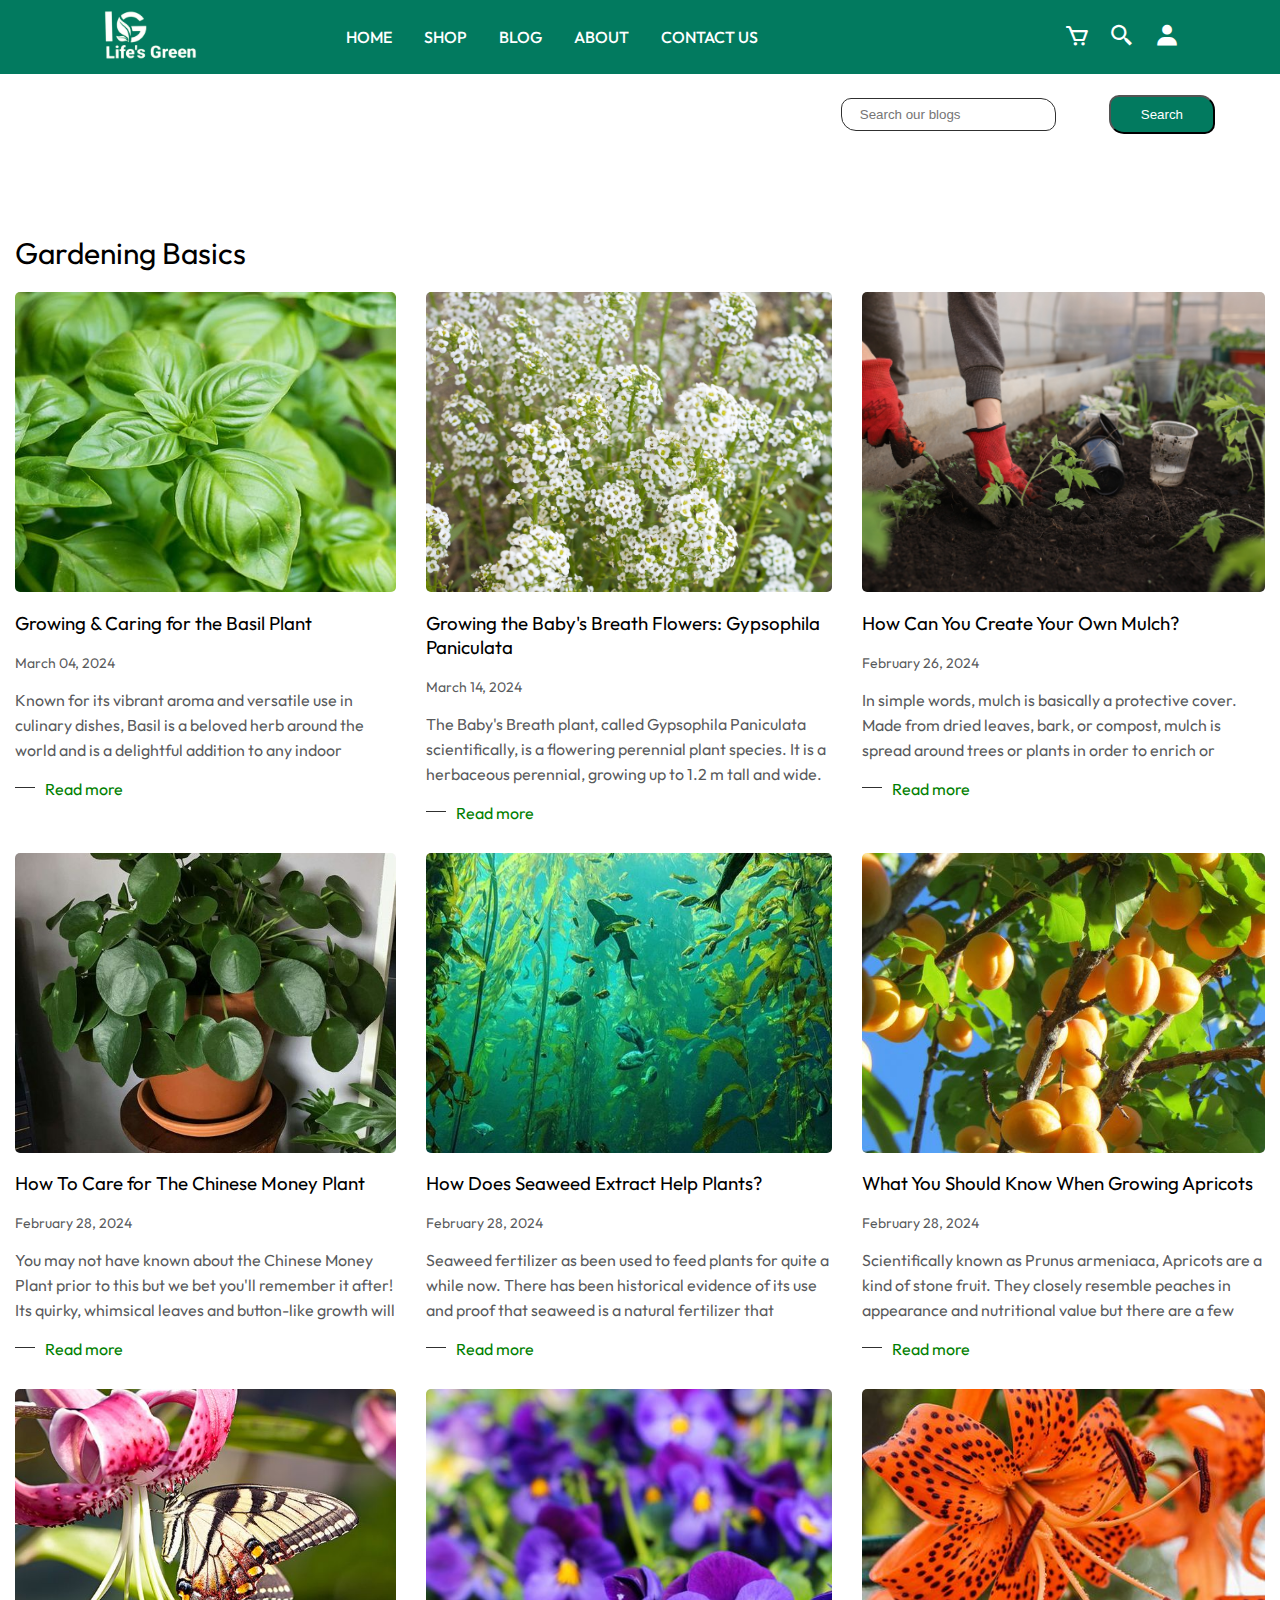
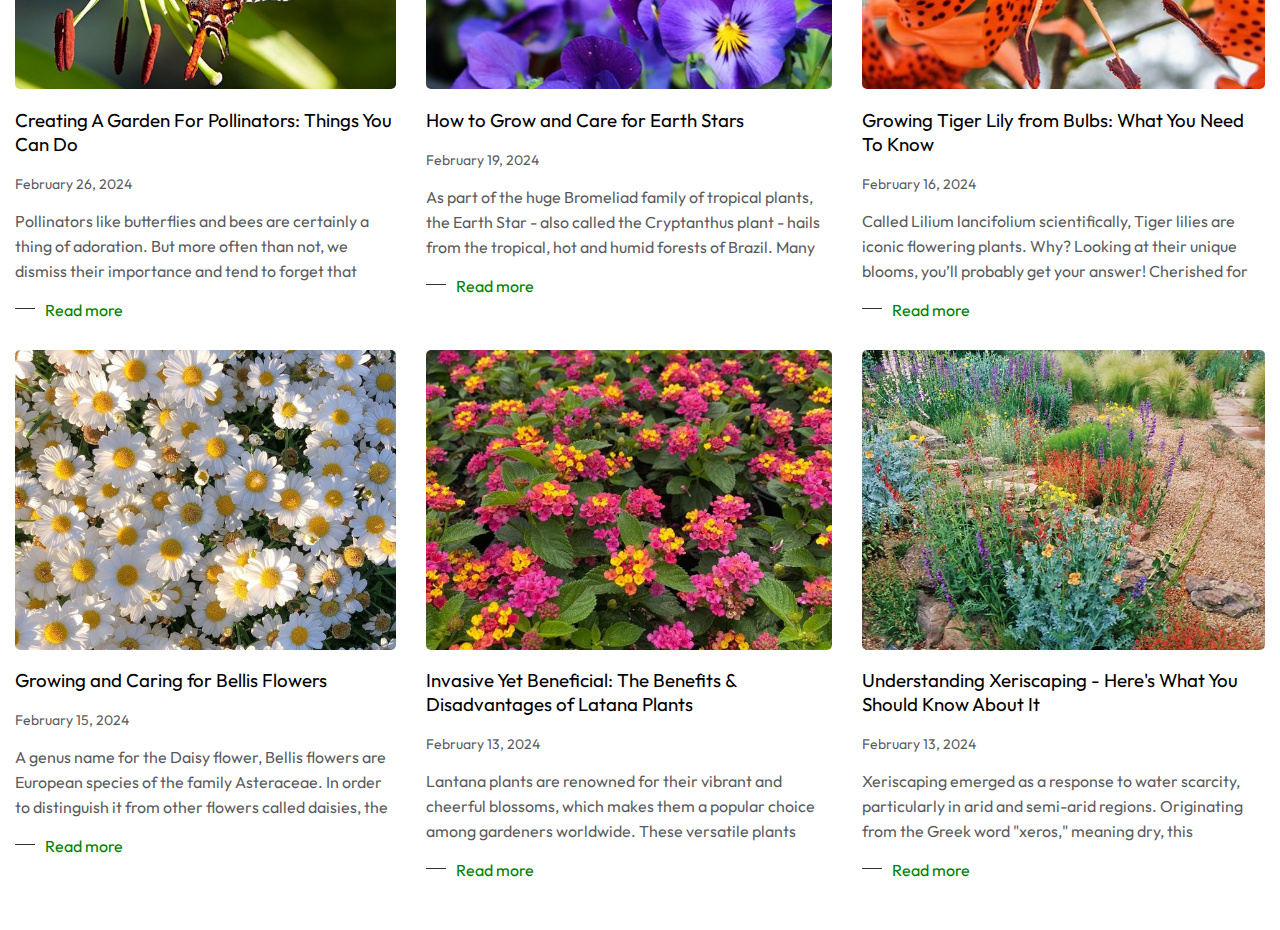
<file: category.html>
<!DOCTYPE html>
<html lang="en">

<head>
  <meta charset="UTF-8" />
  <meta name="viewport" content="width=device-width, initial-scale=1.0" />
  <title>Category</title>
  <link rel="preconnect" href="https://fonts.googleapis.com" />
  <link rel="preconnect" href="https://fonts.gstatic.com" crossorigin />
  <link href="https://fonts.googleapis.com/css2?family=Outfit:wght@100..900&display=swap" rel="stylesheet" />
  <link rel="stylesheet" href="https://unpkg.com/boxicons@latest/css/boxicons.min.css">
  <link rel="stylesheet" href="css/style.css" />
</head>

<body>
  <div class="wrapper">


    <!--navbar-->
    <header>
      <a href="#" class="Logo">
        <img src="imgs/home/Logo.png" alt="no thing" width="100px">
      </a>
      <!--menu icons-->
      <i class='bx bx-menu' id="menu-icon"></i>

      <!--links-->
      <ul class="navbar">
        <li><a href="index.html">Home</a></li>
        <li><a href="indexShop.html">Shop</a></li>
        <li><a href="blog.html">Blog</a></li>
        <li><a href="about.html">About</a></li>
        <li><a href="contact us.html">Contact Us</a></li>
      </ul>
      <!--icons-->
      <div class="header-icons">
        <a href="shopp.html" ><i class='bx bx-cart'></i></a>
        <a href="#"><i class='bx bx-search-alt-2' id="search-icon"></i></a>
        <a href="indexLogin.html"><i class='bx bxs-user' id="user-icon"> </i></a>
    </div>

    </header>

    <div class="search-box">
      <input type="text" placeholder="Search our blogs" />
      <button>Search</button>
    </div>

    <section class="category">
      <h1>Gardening Basics</h1>
      <div class="articles all-articles">
        <div class="article">
          <div class="cover">
            <img src="imgs/home/1 (2).jpg" alt="img" title="plant" />
          </div>
          <div class="title">
            <h3>Growing & Caring for the Basil Plant
            </h3>
            <p>March 04, 2024</p>
          </div>
          <p class="desc">
            Known for its vibrant aroma and versatile use in culinary dishes, Basil is a beloved herb around the world
            and is a delightful addition to any indoor garden. Learning how to grow and care for plants is always useful
            information and rewarding when implemented.

            So, this blog is to tell you about the right way of going around caring for Basil plants. There are just a
            few things you must remember and follow, and if you do – your plant will very much be on the path to
            becoming a fruitful and rewarding plant.

          </p>
          <a href="article.html">Read more</a>
        </div>
        <div class="article">
          <div class="cover">
            <img src="imgs/home/2.jpg" alt="img" title="plant" />
          </div>
          <div class="title">
            <h3>Growing the Baby's Breath Flowers: Gypsophila Paniculata</h3>
            <p>March 14, 2024</p>
          </div>
          <p class="desc">
            The Baby's Breath plant, called Gypsophila Paniculata
            scientifically, is a flowering perennial plant species. It is a
            herbaceous perennial, growing up to 1.2 m tall and wide. When you
            look at the Gypsophila plant initially, your first thought might
            as well be about how the flowers that adorn this plant look like
            fluffy little clouds.
          </p>
          <a href="article.html">Read more</a>
        </div>
        <div class="article">
          <div class="cover">
            <img src="imgs/home/1.jpg" alt="img" title="plant" />
          </div>
          <div class="title">
            <h3>How Can You Create Your Own Mulch?</h3>
            <p>February 26, 2024</p>
          </div>
          <p class="desc">
            In simple words, mulch is basically a protective cover. Made from dried leaves, bark, or compost, mulch is
            spread around trees or plants in order to enrich or insulate the soil. Not only does mulch help enrich the
            soil but also helps prevent the growth of weeds and helps keep pests away from plants.

            While you can, of course, buy commercially-produced mulch, there are a few ways that you can make your own
            mulch that will undoubtedly be more cost-effective & fast!
          </p>
          <a href="article.html">Read more</a>
        </div>
        <div class="article">
          <div class="cover">
            <img src="imgs/home/4 (2).jpg" alt="img" title="plant" />
          </div>
          <div class="title">
            <h3>How To Care for The Chinese Money Plant</h3>
            <p>February 28, 2024</p>
          </div>
          <p class="desc">
            You may not have known about the Chinese Money Plant prior to this
            but we bet you'll remember it after! Its quirky, whimsical leaves
            and button-like growth will leave you mesmerized and wanting more.
            Additionally, the care for this plant is relatively easy as it is
            low maintenance and not so demanding. So, here's everything you
            need to know about the Chinese Money Plant, also called the Pilea
            Plant.
          </p>
          <a href="article.html">Read more</a>
        </div>
        <div class="article">
          <div class="cover">
            <img src="imgs/home/5 (2).jpg" alt="img" title="plant" />
          </div>
          <div class="title">
            <h3>How Does Seaweed Extract Help Plants?</h3>
            <p>February 28, 2024</p>
          </div>
          <p class="desc">
            Seaweed fertilizer as been used to feed plants for quite a while now. There has been historical evidence of
            its use and proof that seaweed is a natural fertilizer that provides a multitude of benefits for growing
            crops and enhancing soil. So, what really are these benefits and how can you make use of them?
          </p>
          <a href="article.html">Read more</a>
        </div>
        <div class="article">
          <div class="cover">
            <img src="imgs/home/6 (2).jpg" alt="img" title="plant" />
          </div>
          <div class="title">
            <h3>What You Should Know When Growing Apricots</h3>
            <p>February 28, 2024</p>
          </div>
          <p class="desc">
            Scientifically known as Prunus armeniaca, Apricots are a kind of stone fruit. They closely resemble peaches
            in appearance and nutritional value but there are a few things that, of course, set them apart.

            Apricots are often beloved for their health benefits, sweet flavors, and vibrant appearance. Consuming
            home-grown fruits as compared to the commercial, store-bought ones is always a delight. So, why not grow
            those that bring multiple health benefits to the table with them!

            Here's what you should know about growing apricots and the fruit in general:


          </p>
          <a href="article.html">Read more</a>
        </div>
        <div class="article">
          <div class="cover">
            <img src="imgs/home/7 (2).jpg" alt="img" title="plant" />
          </div>
          <div class="title">
            <h3>Creating A Garden For Pollinators: Things You Can Do</h3>
            <p>February 26, 2024</p>
          </div>
          <p class="desc">
            Pollinators like butterflies and bees are certainly a thing of adoration. But more often than not, we
            dismiss their importance and tend to forget that they're the reason why our ecosystem continues to thrive
            and excel.

            So, if we are aware of their significance and the role they so gracefully play - even if unknowingly so -
            what part can we play to protect the peace and be catalysts in nature's unexplainably effective processes?
            For starters, we believe, creating the perfect pollinator garden and encouraging pollination is something
            everyone can do!
          </p>
          <a href="article.html">Read more</a>
        </div>
        <div class="article">
          <div class="cover">
            <img src="imgs/home/8 (2).jpg" alt="img" title="plant" />
          </div>
          <div class="title">
            <h3>How to Grow and Care for Earth Stars</h3>
            <p>February 19, 2024</p>
          </div>
          <p class="desc">
            As part of the huge Bromeliad family of tropical plants, the Earth Star - also called the Cryptanthus plant
            - hails from the tropical, hot and humid forests of Brazil. Many Bromeliad plants grow as epiphytes, meaning
            they grow right on top of other plants but survive without extracting any nutrients from them. However,
            Earth Star plants grow on the floor of the dense forest area in spaces where light filters through the thick
            canopy.
          </p>
          <a href="article.html">Read more</a>
        </div>
        <div class="article">
          <div class="cover">
            <img src="imgs/home/9 (2).jpg" alt="img" title="plant" />
          </div>
          <div class="title">
            <h3>Growing Tiger Lily from Bulbs: What You Need To Know</h3>
            <p>February 16, 2024</p>
          </div>
          <p class="desc">
            Called Lilium lancifolium scientifically, Tiger lilies are iconic flowering plants. Why? Looking at their
            unique blooms, you’ll probably get your answer! Cherished for their vibrant colors and unique spotted
            petals, these striking blooms hold cultural significance across various societies, symbolizing wealth,
            prosperity, and even good luck in some cultures.

            If you're looking to add a touch of exotic beauty to your garden, growing tiger lilies from bulbs is an
            excellent choice. Here's everything you need to know about caring for these stunning flowers:
          </p>
          <a href="article.html">Read more</a>
        </div>
        <div class="article">
          <div class="cover">
            <img src="imgs/home/10 (2).jpg" alt="img" title="plant" />
          </div>
          <div class="title">
            <h3>Growing and Caring for Bellis Flowers</h3>
            <p>February 15, 2024</p>
          </div>
          <p class="desc">
            A genus name for the Daisy flower, Bellis flowers are European species of the family Asteraceae. In order to
            distinguish it from other flowers called daisies, the Bellis perennis is often called the "Common Daisy
            flower", "Lawn Daisy" or "English Daisy".
          </p>
          <a href="article.html">Read more</a>
        </div>
        <div class="article">
          <div class="cover">
            <img src="imgs/home/11(2).jpg" alt="img" title="plant" />
          </div>
          <div class="title">
            <h3>Invasive Yet Beneficial: The Benefits & Disadvantages of Latana Plants</h3>
            <p>February 13, 2024</p>
          </div>
          <p class="desc">
            Lantana plants are renowned for their vibrant and cheerful blossoms, which makes them a popular choice among
            gardeners worldwide. These versatile plants come in various types, including shrubs, trees, and creeping
            varieties, each offering its unique charm.

            From their striking Lantana flowers to their resilience in various climates, there's much to appreciate
            about these plants. However, like any species, they come with their own set of considerations, including
            care tips to ensure they thrive without becoming invasive nuisances.
          </p>
          <a href="article.html">Read more</a>
        </div>
        <div class="article">
          <div class="cover">
            <img src="imgs/home/12 (2).jpg" alt="img" title="plant" />
          </div>
          <div class="title">
            <h3>Understanding Xeriscaping - Here's What You Should Know About It</h3>
            <p>February 13, 2024</p>
          </div>
          <p class="desc">
            Xeriscaping emerged as a response to water scarcity, particularly in arid and semi-arid regions. Originating
            from the Greek word "xeros," meaning dry, this landscaping approach was developed in the 1980s in Colorado,
            USA.

            Initially conceived as an idea to address water conservation in dry climates, Xeriscaping has since gained
            popularity worldwide due to its eco-friendly and low-maintenance nature.
          </p>
          <a href="article.html">Read more</a>
        </div>




      </div>
    </section>
  </div>
 
</body>

</html>
</file>
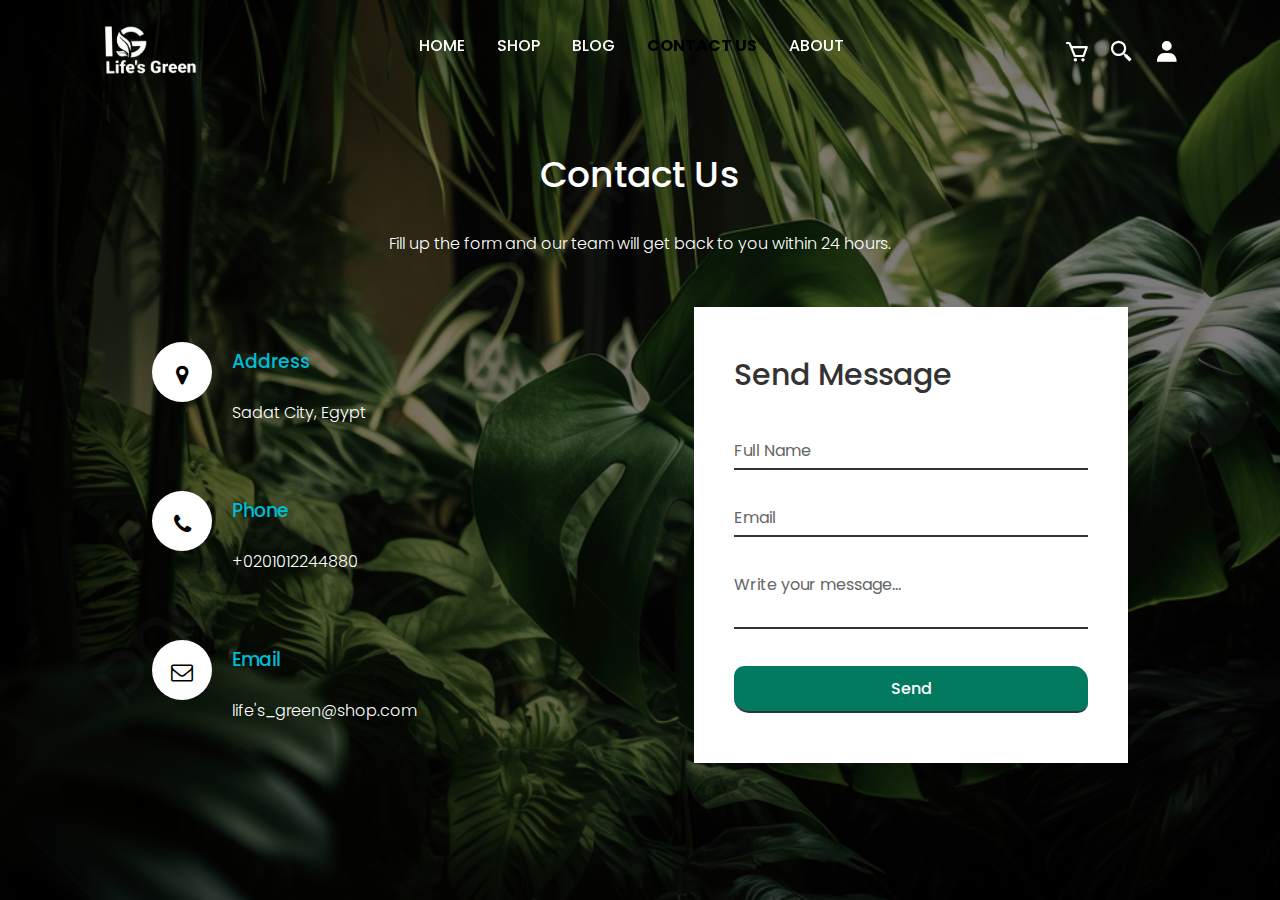
<file: contact us.html>
<!DOCTYPE html>
<html lang="en">
<head>
    <meta charset="UTF-8">
    <meta name="viewport" content="width=device-width, initial-scale=1.0">
    <meta http-equiv="X-UA-Compatible" content="IE=edge">
    <title>Life's Green </title>
    <link rel="stylesheet" href="style.css">
    <link href='https://unpkg.com/boxicons@2.1.4/css/boxicons.min.css' rel='stylesheet'>
    <link rel="stylesheet" href="https://cdnjs.cloudflare.com/ajax/libs/font-awesome/5.15.3/css/all.min.css" />
    <link rel="stylesheet" href="https://cdnjs.cloudflare.com/ajax/libs/font-awesome/4.7.0/css/font-awesome.min.css">

</head>
<body>
    <header>
        <a href="#" class="Logo">
          <img src="images/Logo.png" alt="no thing" width="100px">  
        </a>
        <!--menu icons-->
        <i class='bx bx-menu' id="menu-icon"></i>
    
       <!--links-->
       <ul class="navbar">
           <a href="index.html">Home</a>
           <a href="indexShop.html">Shop</a>
           <a href="blog.html">Blog</a>
           <span><a href="contact us.html">Contact Us</a> </span>
           <a href="about.html">About</a>
       </ul>
       <!--icons-->
       <div class="header-icons">
        <a href="shopp.html" ><i class='bx bx-cart'></i></a>
        <a href="#"><i class='bx bx-search-alt-2' id="search-icon"></i></a>
        <a href="indexLogin.html"><i class='bx bxs-user' id="user-icon"> </i></a>
    </div>
    
     </header>
    


<section class="contact">
    <div class="content">
        <h2>Contact Us</h2>
        <p>Fill up the form and our team will get back to you within 24 hours.</p>

    </div>
    <div class="container">
        <div class="contactinfo">

            <div class="box">
                <div class="icon"><i class="fa fa-map-marker" aria-hidden="true"></i></div>
                    <div class="text">
                        <h3>Address</h3>
                        <p>Sadat City, Egypt</p>
                    </div>
                </div>
                <div class="box">
                    <div class="icon"><i class="fa fa-phone" aria-hidden="true"></i></div>
                        <div class="text">
                            <h3>Phone</h3>
                            <p>+0201012244880</p>
                        </div>
            </div>
            <div class="box">
                <div class="icon"><i class="fa fa-envelope-o" aria-hidden="true"></i></div>
                    <div class="text">
                        <h3>Email</h3>
                        <p>life's_green@shop.com</p>
                    </div>
        </div>
        </div>
        <div class="contactForm">
            <form    action="contact.php" method="post" >
                <h2>Send Message</h2>
                <div class="inputbox">
                    <input type="text" name="name" required>
                    <span>Full Name</span>
                </div>
                <div class="inputbox">
                    <input type="text" name="email" required>
                    <span>Email</span>
                </div>
                <div class="inputbox">
                    <textarea name="message"required></textarea>
                    <span>Write your message...</span>
                </div>
                <div class="inputbox">
                    <input type="submit" name="submit" value="Send">
                </div>
            </form>
        </div>
    </div>
</section>



</body>
</html>
</file>
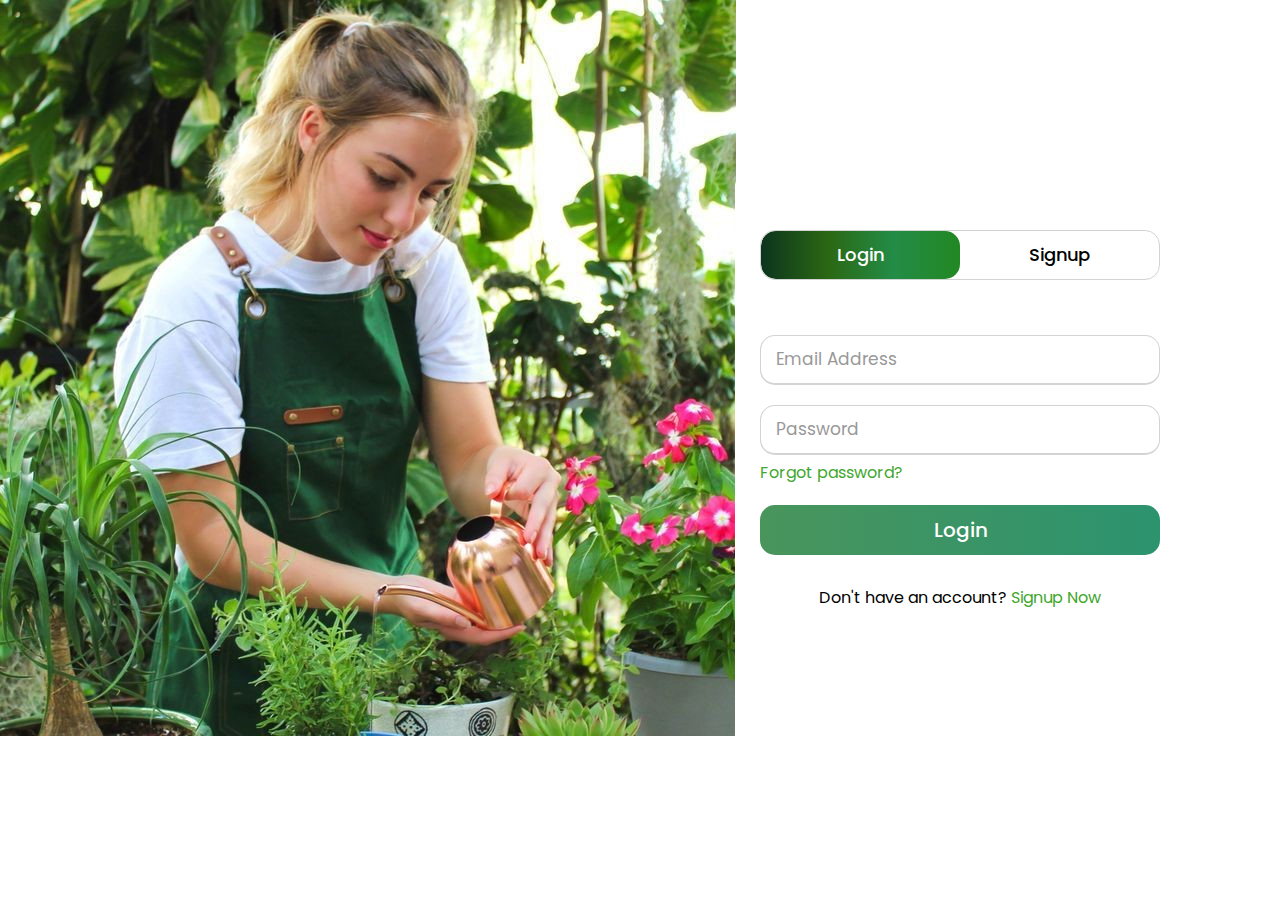
<file: indexLogin.html>
<!DOCTYPE html>
<html lang="en">

<head>
  <meta charset="UTF-8">
  <meta name="viewport" content="width=device-width, initial-scale=1.0">
  <title>Life's Green</title>
  <link rel="stylesheet" href="./styleLogin.css">
</head>

<body>
  <div class="wrapper">
    <div class="title-text">
      <!--<div class="title login">Log in</div>
        <div class="title signup">Sign up</div>-->
    </div>
    <div class="form-container">
      <div class="slide-controls">
        <input type="radio" name="slide" id="login" checked>
        <input type="radio" name="slide" id="signup">
        <label for="login" class="slide login">Login</label>
        <label for="signup" class="slide signup">Signup</label>
        <div class="slider-tab"></div>
      </div>
      <div class="form-inner">
        <form action="#" class="login">
          <pre>
            </pre>
          <div class="field">
            <input type="text" placeholder="Email Address" required>
          </div>
          <div class="field">
            <input type="password" placeholder="Password" required>
          </div>
          <div class="pass-link"><a href="#">Forgot password?</a></div>
          <div class="field btn">
            <div class="btn-layer"></div>
            <input type="submit" value="Login">
          </div>
          <div class="signup-link">Don't have an account? <a href="">Signup Now</a>
          </div>
        </form>
        <form action="#" class="signup">
          <div class="field">
            <input type="text" placeholder="Name" required>
          </div>
          <div class="field">
            <input type="text" placeholder="Email Address" required>
          </div>
          <div class="field">
            <input type="tel" placeholder="Phone number" required>
          </div>
          <div class="field">
            <input type="password" placeholder="Password" required>
          </div>
          <div class="field">
            <input type="password" placeholder="Confirm password" required>
          </div>
          <div class="field btn">
            <div class="btn-layer"></div>
            <input type="submit" value="Signup">
          </div>
          <div class="signup-link">Already have an account? <a href="">Login</a></div>
        </form>
      </div>
    </div>
  </div>
  <script src="./scriptt.js"></script>

</body>

</html>
</file>
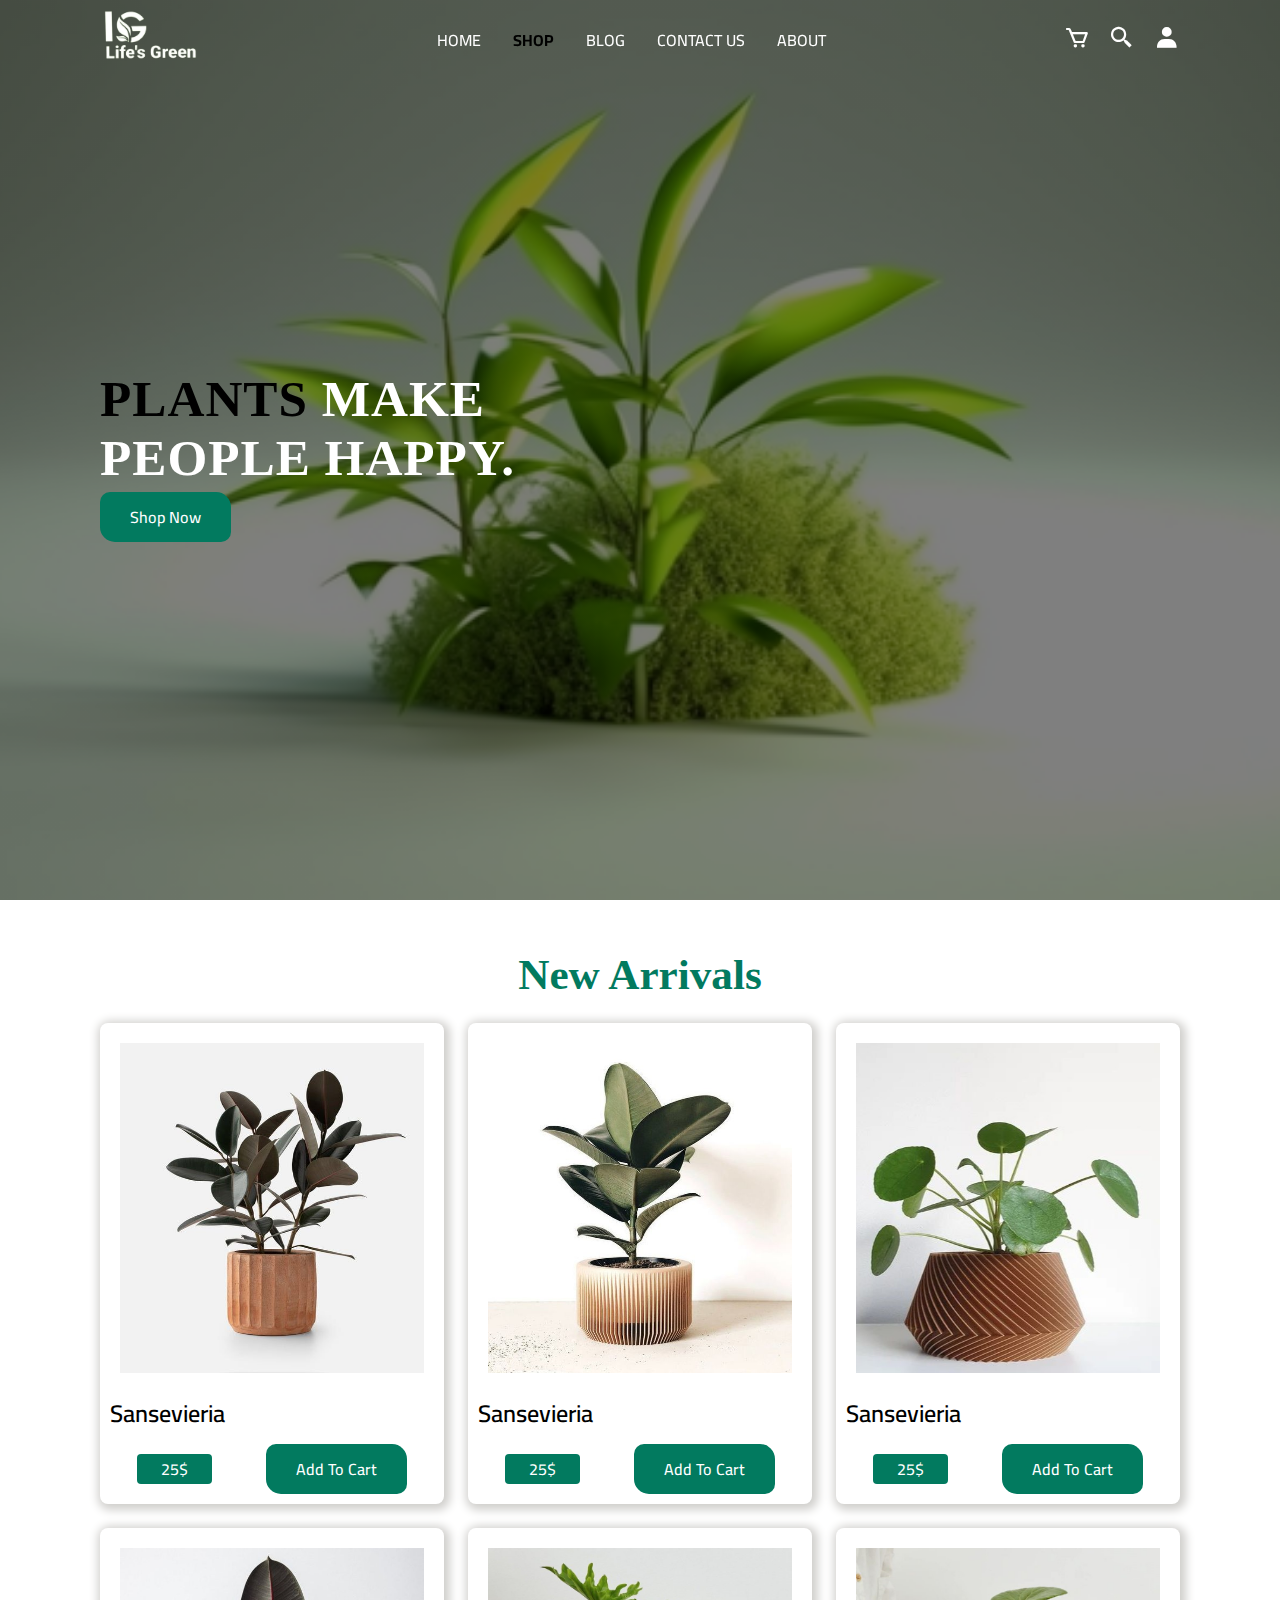
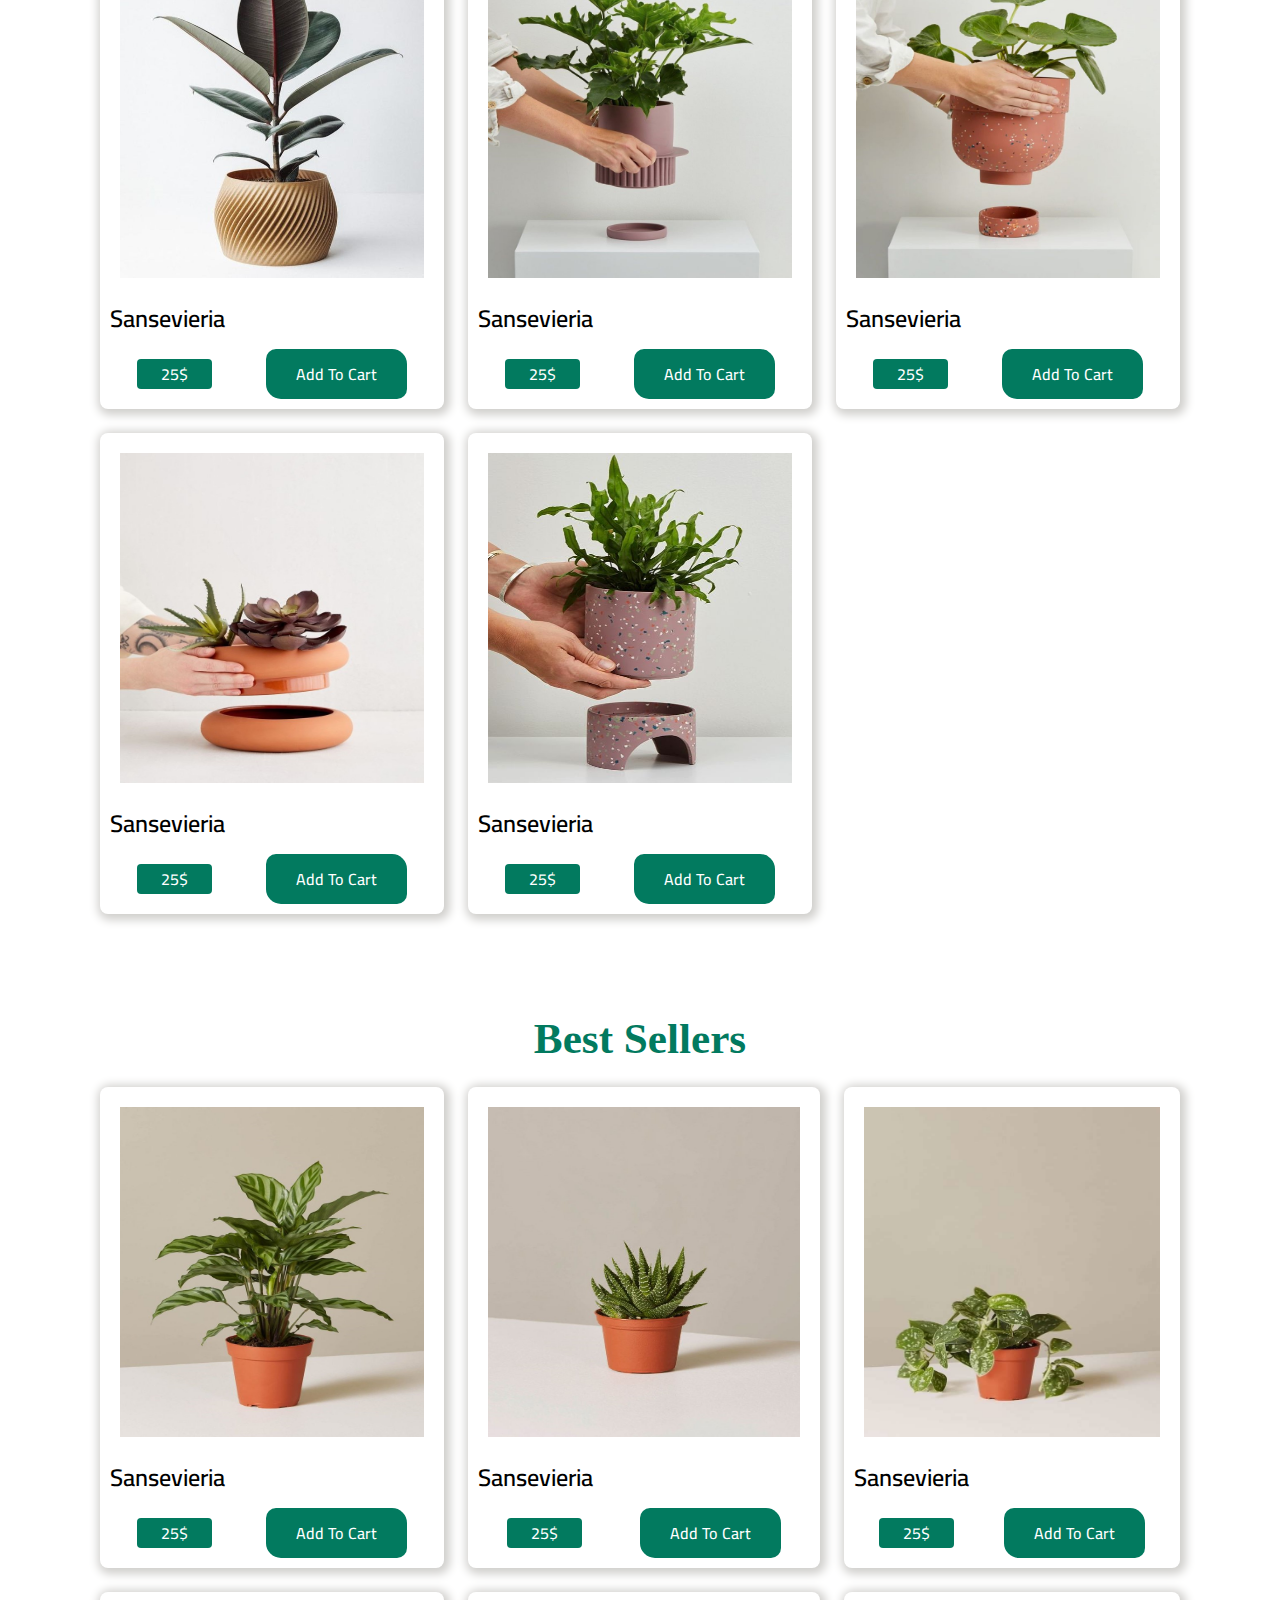
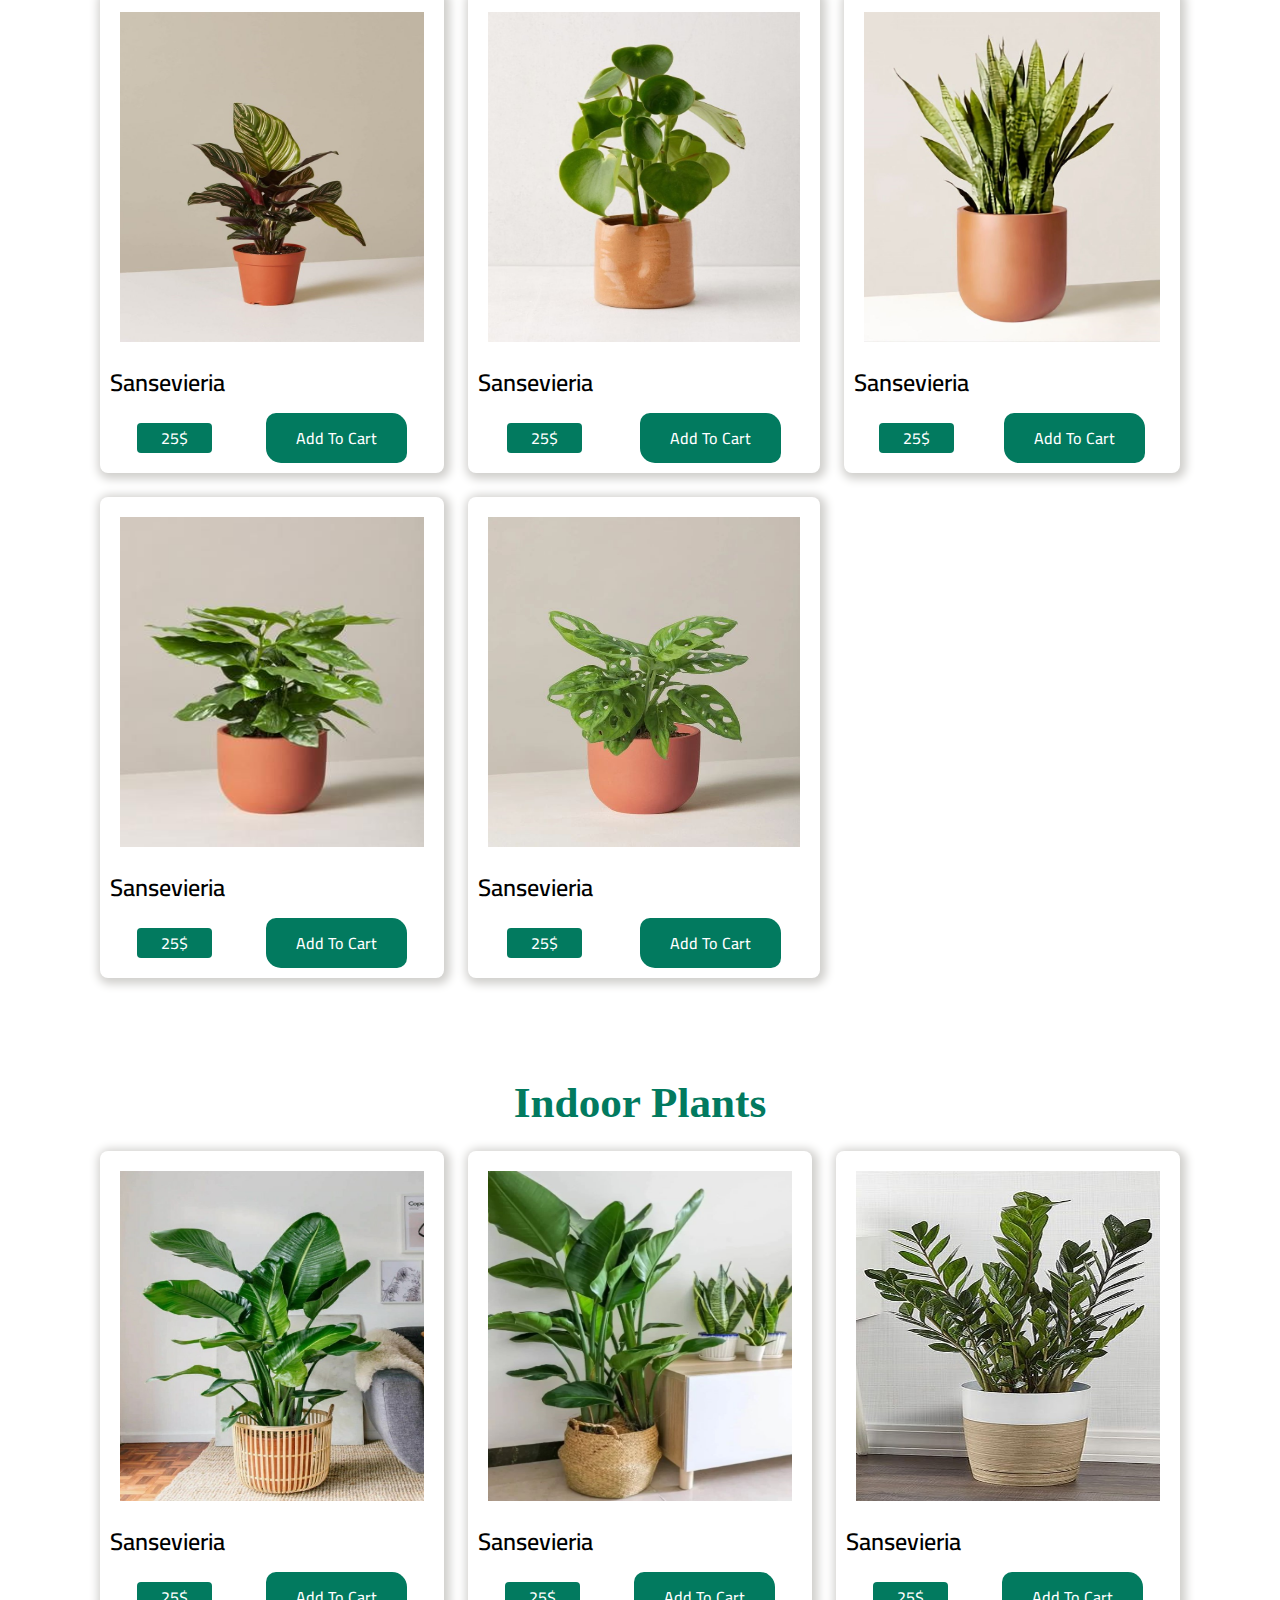
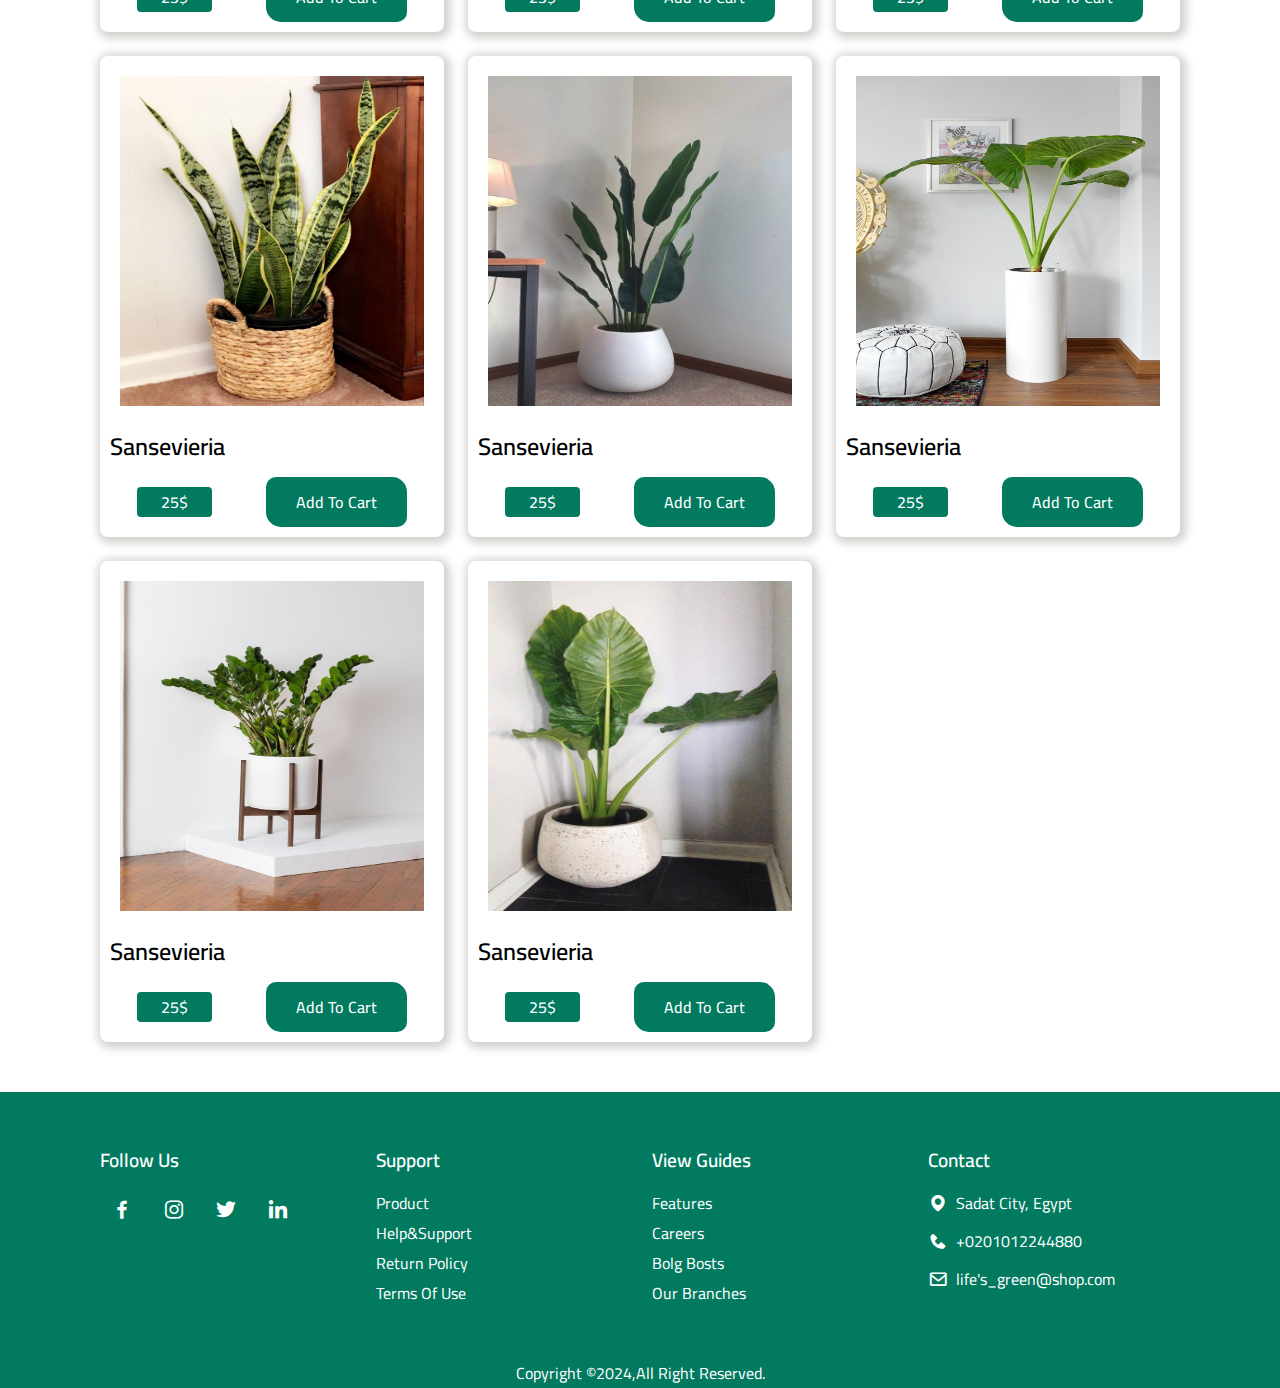
<file: indexShop.html>
<!DOCTYPE html>
<html lang="en">
    <head>
        <meta charset="UTF-8">
        <meta name="viewport" content="width=device-width, initial-scale=1.0">
        <meta http-equiv="X-UA-Compatible" content="IE=edge">
        <title> Life's Green </title>
         <!--css-->
         <link rel="stylesheet" href="styleShop.css">
         <!-- Box Icons Font CSS -->
         <link href='https://unpkg.com/boxicons@2.1.4/css/boxicons.min.css' rel='stylesheet'>
    </head>
    <body>
         <!--navbar-->
  <header>
    <a href="#" class="Logo">
      <img src="image/Logo.png" alt="no thing" width="100px">  
    </a>
    <!--menu icons-->
    <i class='bx bx-menu' id="menu-icon"></i>

   <!--links-->
   <ul class="navbar">
       <li><a href="index.html">Home</a></li>
       <span><li><a href="indexShop.html">Shop</a></li></span>
       <li><a href="blog.html">Blog</a></li>
       <li><a href="contact us.html">Contact Us</a></li> 
       <li><a href="about.html">About</a></li>
   </ul>
   <!--icons-->
   <div class="header-icons">
    <a href="shopp.html" ><i class='bx bx-cart'></i></a>
    <a href="#"><i class='bx bx-search-alt-2' id="search-icon"></i></a>
    <a href="indexLogin.html"><i class='bx bxs-user' id="user-icon"> </i></a>
</div>

 </header>
 <!--code js-->
 <script type="text/javascript">
   window.addEventListener("scroll" , function(){
     var header=document.querySelector("header");
     header.classList.toggle("sticky" , window.scrollY > 0);
   })
 </script>  
   
   <!--home-->
 <section class="home" id="home">
    <div class="home-text">
        <h1>
         <span>plants</span> 
          Make<br> people Happy.
        </h1>
       <a href="#" class="btn" >Shop Now</a>
    </div>
 </section>
 <!--end pic-->
   

 <!--products-->
<section class="products" id="products">
    <div class="heading">
        <h2>New Arrivals</h2>
      </div>
       <!--container-->
       <div class="products-container">
           <div class="box">
              <img src="image/pic1.jpg" alt="nothing">
              <h3>Sansevieria</h3>
              <div class="content">
                <span> 25$ </span>
                <a href="#" class="btn" >Add To Cart</a>
              </div>
           </div>
    
           <div class="box">
            <img src="image/pic2.jpg" alt="nothing">
            <h3>Sansevieria</h3>
            <div class="content">
              <span> 25$ </span>
              <a href="#" class="btn" >Add To Cart</a>
            </div>
           </div>
          
           <div class="box">
            <img src="image/pic3.jpg" alt="nothing">
            <h3>Sansevieria</h3>
            <div class="content">
              <span> 25$ </span>
              <a href="#" class="btn" >Add To Cart</a>
            </div>
           </div>
    
           <div class="box">
            <img src="image/pic4.jpg" alt="nothing">
            <h3>Sansevieria</h3>
            <div class="content">
              <span> 25$ </span>
              <a href="#" class="btn" >Add To Cart</a>
            </div>
           </div>
    
           <div class="box">
            <img src="image/pic5.jpg" alt="nothing">
            <h3>Sansevieria</h3>
            <div class="content">
              <span> 25$ </span>
              <a href="#" class="btn" >Add To Cart</a>
            </div>
           </div>
    
           <div class="box">
            <img src="image/pic6.jpg" alt="nothing">
            <h3>Sansevieria</h3>
            <div class="content">
              <span> 25$ </span>
              <a href="#" class="btn" >Add To Cart</a>
            </div>
           </div>
            
           <div class="box">
            <img src="image/pic7.jpg" alt="nothing">
            <h3>Sansevieria</h3>
            <div class="content">
              <span> 25$ </span>
              <a href="#" class="btn" >Add To Cart</a>
            </div>
           </div>
    
           <div class="box">
            <img src="image/pic8.jpg" alt="nothing">
            <h3>Sansevieria</h3>
            <div class="content">
              <span> 25$ </span>
              <a href="#" class="btn" >Add To Cart</a>
            </div>
           </div>
    
       </div>


       <div class="cont1"> </div>


    <div class="heading">
      <h2>Best Sellers</h2>
    </div>
     <!--container-->
     <div class="products-container">
         <div class="box">
            <img src="image/p3.jpg" alt="nothing">
            <h3>Sansevieria</h3>
            <div class="content">
              <span> 25$ </span>
              <a href="#" class="btn" >Add To Cart</a>
            </div>
         </div>
  
         <div class="box">
          <img src="image/p6.jpg" alt="nothing">
          <h3>Sansevieria</h3>
          <div class="content">
            <span> 25$ </span>
            <a href="#" class="btn" >Add To Cart</a>
          </div>
         </div>
        
         <div class="box">
          <img src="image/p5.jpg" alt="nothing">
          <h3>Sansevieria</h3>
          <div class="content">
            <span> 25$ </span>
            <a href="#" class="btn" >Add To Cart</a>
          </div>
         </div>
  
         <div class="box">
          <img src="image/p4.jpg" alt="nothing">
          <h3>Sansevieria</h3>
          <div class="content">
            <span> 25$ </span>
            <a href="#" class="btn" >Add To Cart</a>
          </div>
         </div>
  
         <div class="box">
          <img src="image/p1.jpg" alt="nothing">
          <h3>Sansevieria</h3>
          <div class="content">
            <span> 25$ </span>
            <a href="#" class="btn" >Add To Cart</a>
          </div>
         </div>
  
         <div class="box">
          <img src="image/p2.jpg" alt="nothing">
          <h3>Sansevieria</h3>
          <div class="content">
            <span> 25$ </span>
            <a href="#" class="btn" >Add To Cart</a>
          </div>
         </div>
          
         <div class="box">
          <img src="image/p7.jpg" alt="nothing">
          <h3>Sansevieria</h3>
          <div class="content">
            <span> 25$ </span>
            <a href="#" class="btn" >Add To Cart</a>
          </div>
         </div>
  
         <div class="box">
          <img src="image/p8.jpg" alt="nothing">
          <h3>Sansevieria</h3>
          <div class="content">
            <span> 25$ </span>
            <a href="#" class="btn" >Add To Cart</a>
          </div>
         </div>

         

     </div>
  </section>



  <section class="products" id="products" >
    <div class="heading">
        <h2>Indoor Plants</h2>
      </div>
       <!--container-->
       <div class="products-container">
           <div class="box">
              <img src="image/1.jpg" alt="nothing">
              <h3>Sansevieria</h3>
              <div class="content">
                <span> 25$ </span>
                <a href="#" class="btn" >Add To Cart</a>
              </div>
           </div>
    
           <div class="box">
            <img src="image/2.jpg" alt="nothing">
            <h3>Sansevieria</h3>
            <div class="content">
              <span> 25$ </span>
              <a href="#" class="btn" >Add To Cart</a>
            </div>
           </div>
          
           <div class="box">
            <img src="image/3.jpg" alt="nothing">
            <h3>Sansevieria</h3>
            <div class="content">
              <span> 25$ </span>
              <a href="#" class="btn" >Add To Cart</a>
            </div>
           </div>
    
           <div class="box">
            <img src="image/4.jpg" alt="nothing">
            <h3>Sansevieria</h3>
            <div class="content">
              <span> 25$ </span>
              <a href="#" class="btn" >Add To Cart</a>
            </div>
           </div>
    
           <div class="box">
            <img src="image/5.jpg" alt="nothing">
            <h3>Sansevieria</h3>
            <div class="content">
              <span> 25$ </span>
              <a href="#" class="btn" >Add To Cart</a>
            </div>
           </div>
    
           <div class="box">
            <img src="image/6.jpg" alt="nothing">
            <h3>Sansevieria</h3>
            <div class="content">
              <span> 25$ </span>
              <a href="#" class="btn" >Add To Cart</a>
            </div>
           </div>
            
           <div class="box">
            <img src="image/7.jpg" alt="nothing">
            <h3>Sansevieria</h3>
            <div class="content">
              <span> 25$ </span>
              <a href="#" class="btn" >Add To Cart</a>
            </div>
           </div>
    
           <div class="box">
            <img src="image/8.jpg" alt="nothing">
            <h3>Sansevieria</h3>
            <div class="content">
              <span> 25$ </span>
              <a href="#" class="btn" >Add To Cart</a>
            </div>
           </div>
    
       </div>

  </section>

  <!--end products-->









 <!--Footer-->
<section class="footer">
    <div class="footer-box">
       <h2>Follow Us</h2>
       <p></p>
       <div class="social">
        <a href="#"><i class='bx bxl-facebook'></i></a>
        <a href="#"><i class='bx bxl-instagram'></i></i></a>
        <a href="#"><i class='bx bxl-twitter'></i></i></a>
        <a href="#"><i class='bx bxl-linkedin'></i></i></a>
       </div>
    </div>
    
    <div class="footer-box">
       <h2>Support</h2>
       <li><a href="#">Product</a></li>
       <li><a href="#">Help&Support</a></li>
       <li><a href="#">Return Policy</a></li>
       <li><a href="#">Terms Of Use</a></li>
    </div>

    <div class="footer-box">
      <h2>View Guides</h2>
      <li><a href="#">Features</a></li>
      <li><a href="#">Careers</a></li>
      <li><a href="#">Bolg Bosts</a></li>
      <li><a href="#">Our Branches</a></li>
   </div>

   <div class="footer-box">
      <h2>Contact</h2>
      <div class="contact">
           <span><i class='bx bxs-map'></i> Sadat City, Egypt</span>
           <span><i class='bx bxs-phone'></i> +0201012244880</span>
           <span><i class='bx bx-envelope'></i> life's_green@shop.com</span>
      </div>
    </div>
   

    
</section>

<!--copyright-->
<div class="copyright">
  <p> Copyright &copy;2024,All Right Reserved.</p>
</div>

    </body>
</html>
</file>
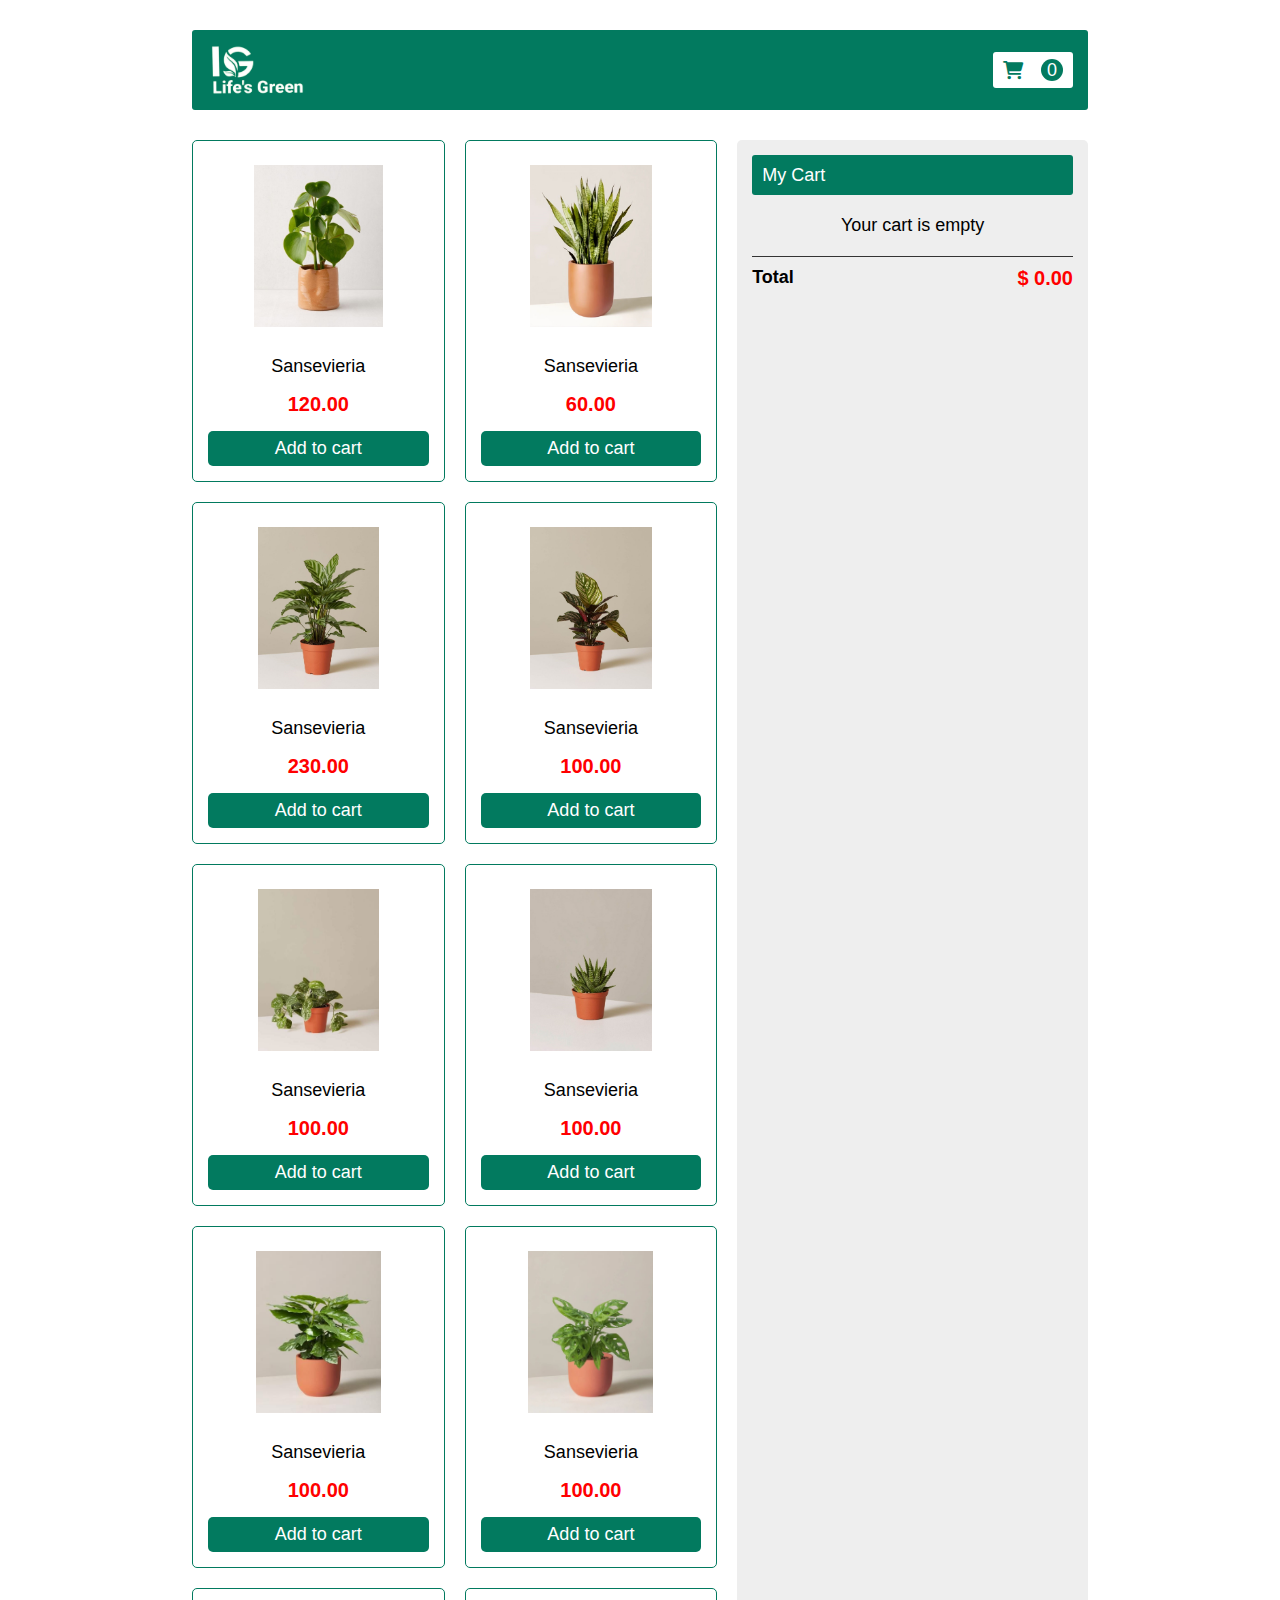
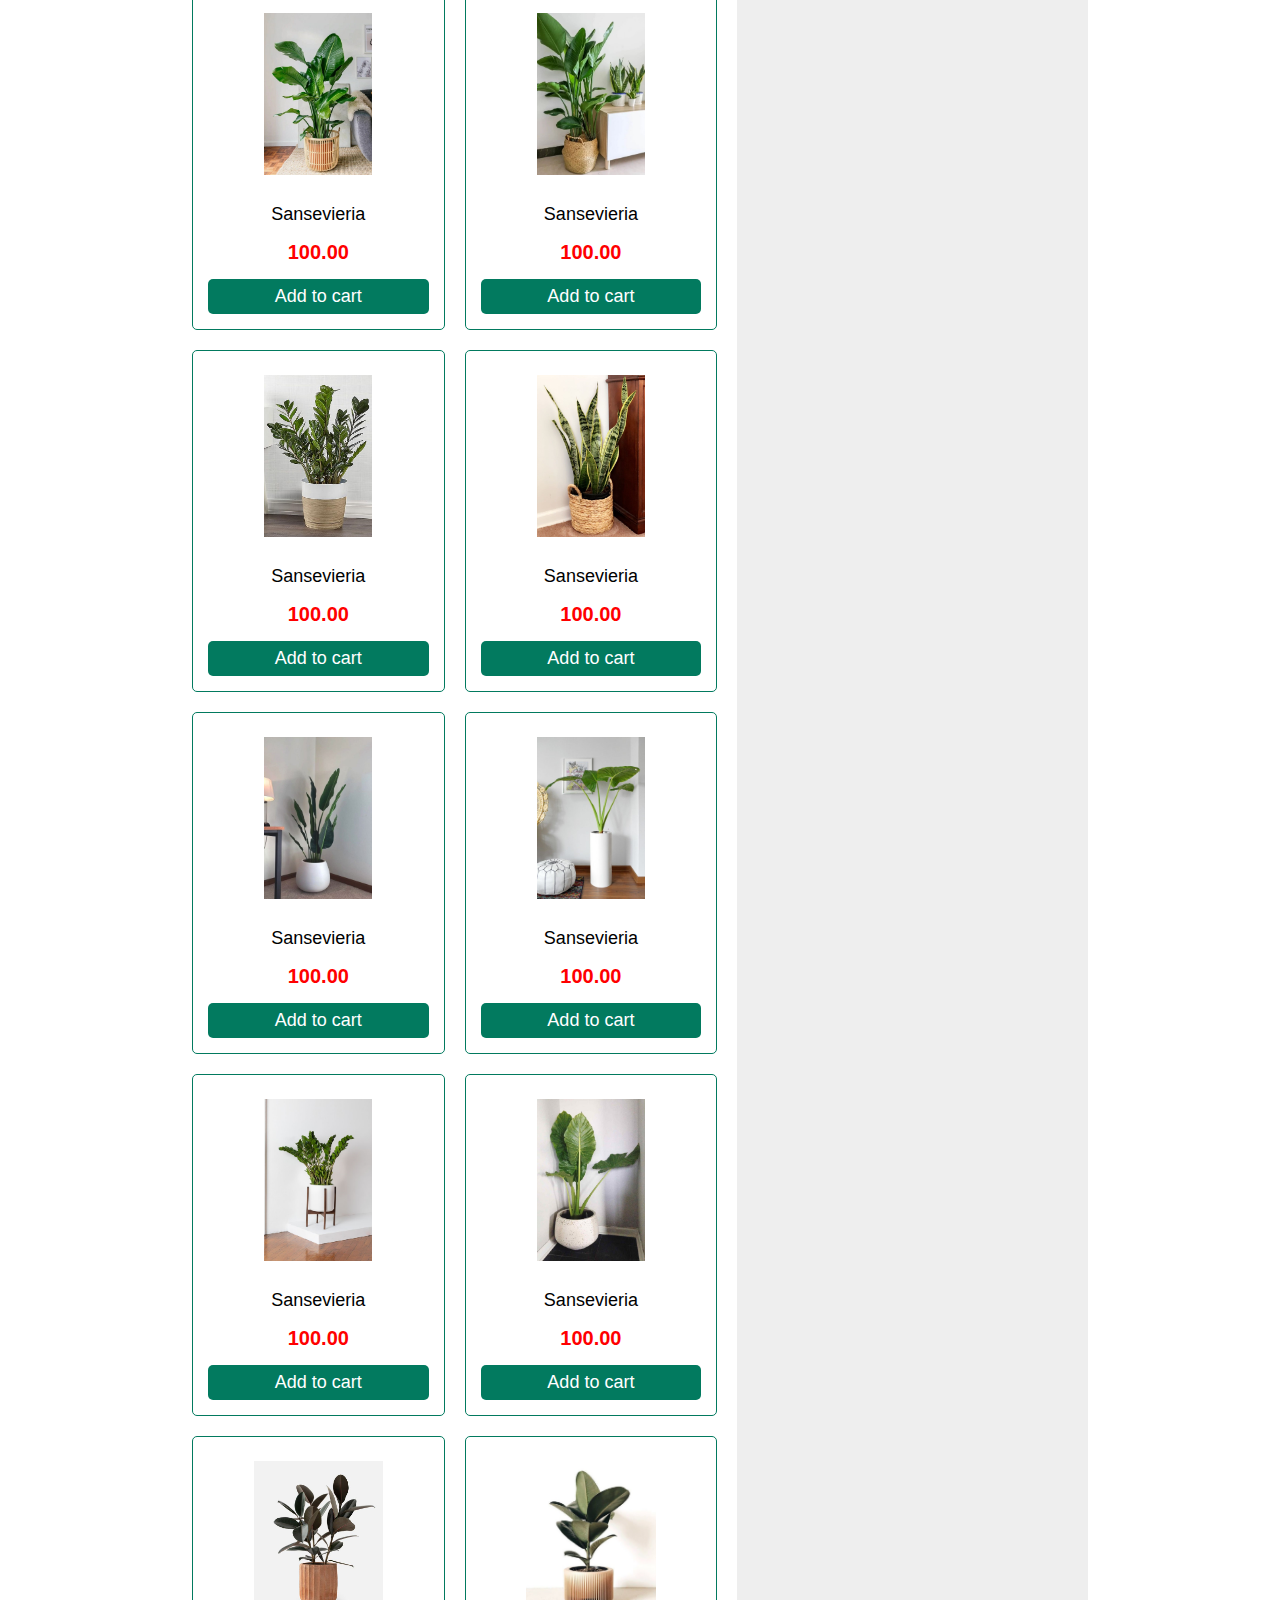
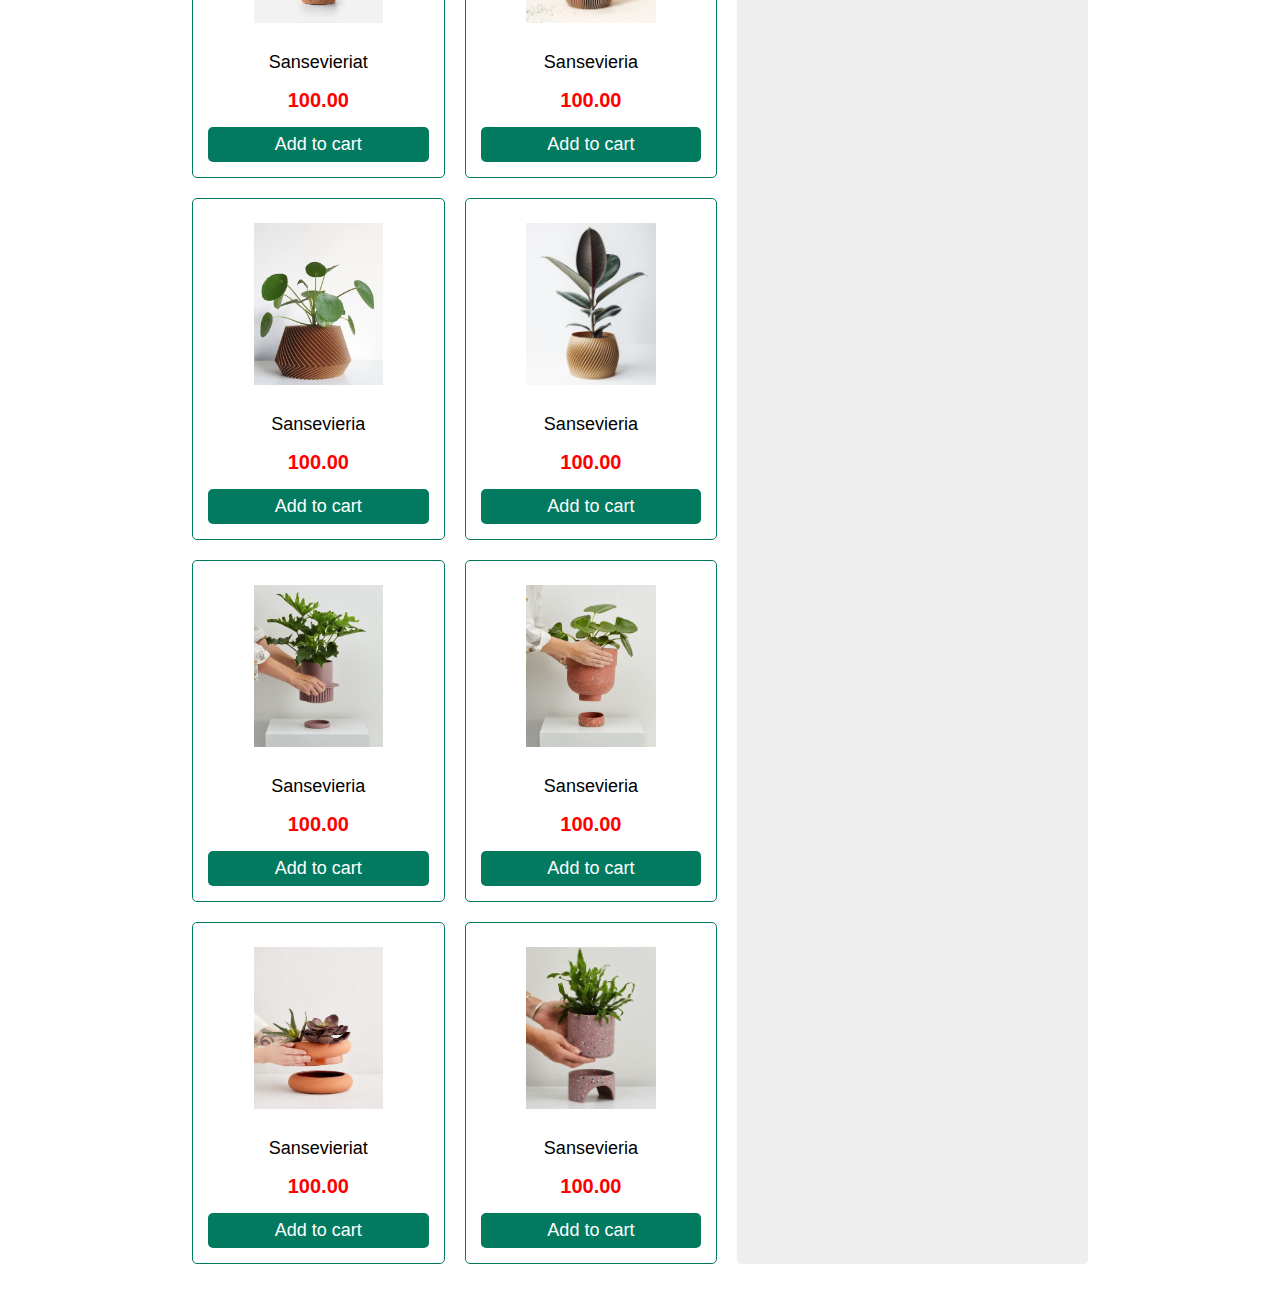
<file: shopp.html>
<!DOCTYPE html>
<html lang="en">
<head>
    <meta charset="UTF-8">
    <meta name="viewport" content="width=device-width, initial-scale=1.0">
    <title></title>
    <link rel="stylesheet" href="styleShopp.css">
    <link href='https://unpkg.com/boxicons@2.1.4/css/boxicons.min.css' rel='stylesheet'>
    <link rel="stylesheet" href="https://cdnjs.cloudflare.com/ajax/libs/font-awesome/5.15.3/css/all.min.css" />
    <link rel="stylesheet" href="https://cdnjs.cloudflare.com/ajax/libs/font-awesome/4.7.0/css/font-awesome.min.css">
    <link rel="stylesheet" href="https://cdnjs.cloudflare.com/ajax/libs/font-awesome/6.0.0-beta3/css/all.min.css">
    
</head>
<body>
    <div class="header">
        <img src="imagess/Logo.png" alt="no thing" width="100px"> 
        <div class="cart"><i class="fa fa-shopping-cart"></i><p id="count">0</p></div>
    </div>
    <div class="container">
      <div id="root"></div>
    <div class="sidebar">
        <div class="head"><p>My Cart</p></div>
         <div id="cartItem">Your cart is empty</div>
         <div class="foot">
            <h3>Total</h3>
            <h2 id="total">$ 0.00</h2>
         </div>
    </div>
    </div>
    <script src="script.js"></script>
</body>
</html>
</file>
<file: css/style.css>
/* General Style */
html,
body {
  font-family: "Outfit", sans-serif;
  padding: 0;
  margin: 0;
  scroll-behavior: smooth;
}

h1,
h2,
h3,
h4,
h5 {
  font-weight: normal;
}

ul {
  list-style: none;
}

/* Header style */
header {
  position: fixed;
  width: 100%;
  top: 0;
  right: 0;
  z-index: 10000;
  display: flex;
  justify-content: space-between;
  align-items: center;
  padding: 10px 100px;
  transition: 0.5s linear;
  background-color: #027a5f;
  position: fixed;
}

header.sticky {
  padding: 5px 100px;
  background: #027a5f;
}


.Logo {
  position: relative;
  left: 200px;

}

.Logo img {
  width: 100px;

}

.navbar {
  display: flex;
}

.navbar a {
  text-decoration: none;
  padding: 8px 16px;
  color: white;
  font-size: 1rem;
  text-transform: uppercase;
  font-weight: 500;
}

.navbar a:hover {
  background-color: rgb(100, 189, 157);
  border-radius: 0.2rem;
  transition: 0.2s all linear;

}
.navbar span a{
  font-weight: bold;
  color: black;
}

.header-icons {
  font-size: 26px;
  cursor: pointer;
  z-index: 10000;
  display: flex;
  column-gap: 1.2rem;
}

.header-icons .bx {
  color: white;
}

#menu-icon {
  color: white;
  font-size: 28px;
  z-index: 100005;
  display: none;

}

/* Search Box Style */
.search-box {
  text-align: right;
  padding: 15px;
  margin-top: 30px;
}

.search-box input {
  padding: 8px 18px;
  border: 1px solid #303030;
  border-radius: 10px 15px;
}

.search-box button {

  padding: 10px 30px;
  border-radius: 10px 15px;
  background: #027a5f;
  color: rgb(255, 255, 255);
  font-weight: 500;
  margin: 50px;
}

/* Content Style */
.category {
  padding: 15px;
  padding-bottom: 50px;
  border-bottom: 1px solid #303030;
}

.category:last-of-type {
  border-bottom: none;
}

.category h1 {
  font-size: 30px;
}

.category .articles {
  display: grid;
  grid-template-columns: auto auto;
  gap: 30px;
}

.category .all-articles {
  grid-template-columns: auto auto auto;
}

.category .articles .article .cover {
  width: 100%;
  height: 300px;
  overflow: hidden;
  border-radius: 5px;
}

.category .articles .article img {
  width: 100%;
  height: 100%;
  object-fit: cover;
  transition: all 0.3s ease;
}

.category .articles .article:hover img {
  transform: scale(1.03);
}

.category .title p {
  color: #212326bf;
  font-size: 14px;
}

.category .articles .desc {
  color: #212326bf;
  line-height: 25px;
  height: 75px;
  overflow: hidden;
}

.category .articles a {
  position: relative;
  display: block;
  text-decoration: none;
  color: green;
  padding-left: 30px;
  transition: all 0.3s ease;
}

.category .articles a::before {
  content: "";
  display: block;
  position: absolute;
  top: 8px;
  left: 0;
  width: 20px;
  height: 1px;
  background-color: #303030;
  transition: all 0.3s ease;
}

.category .articles a:hover {
  padding-left: 40px;
}

.category .articles a:hover::before {
  width: 30px;
}

.category .view-all {
  width: 100%;
  margin-top: 30px;
  text-align: center;
}

.category .view-all a {
  display: inline-block;
  text-decoration: none;
  background-color: #027a5f;
  color: #ffffff;
  border-radius: 20px;
  padding: 15px 100px;
}

/* About Page */
.about {
  color: #224229;
}

.about .intro {
  position: relative;
  height: 500px;
}

.about .intro img {
  width: 100%;
  height: 100%;
  object-fit: cover;
}

.about .intro .overlay {
  position: absolute;
  top: 0;
  left: 0;
  width: 100%;
  height: 100%;
  display: flex;
  align-items: center;
  justify-content: center;
  text-align: center;
}

.about .intro .overlay h3 {
  color: white;
}

.about .intro .overlay p {
  color: white;
  font-size: 33px;
}

.about .overview {
  text-align: center;
  padding: 50px;
}

.about .overview p {
  width: 60%;
  margin: auto;
  line-height: 30px;
}

.about .details .info-block {
  display: flex;
  align-items: center;
  padding: 30px 50px;
}

.about .details .info-block .image {
  width: 50%;
  text-align: center;
}

.about .details .info-block .image img {
  max-width: 500px;
}

.about .details .info-block .desc {
  width: 50%;
}

.about .details .info-block .desc h2 {
  font-weight: bold;
}

.about .details .info-block .desc p {
  line-height: 30px;
}

.about .testimonials {
  padding: 30px;
  text-align: center;
}

.about .testimonials h1 {
  font-size: 35px;
}

.about .testimonials .quotes {
  display: grid;
  grid-template-columns: auto auto auto;
}

.about .testimonials .quotes p {
  margin-bottom: 50px;
}

.about .testimonials .quotes a {
  margin-top: 20px;
  text-decoration: none;
  padding: 15px 50px;
  border: 1px solid #224229;
  color: #224229;
  border-radius: 50px;
}

/* Article Page */
.article-details {
  padding: 30px;
}

.article-details .breadcrumb {
  padding: 15px;
  text-align: center;
}

.article-details .breadcrumb a {
  text-decoration: none;
  color: #212326;
}

.article-details .intro {
  margin-bottom: 20px;
  text-align: center;
}

.article-details .intro img {
  width: 100%;
  height: 500px;
  object-fit: cover;
}

.article-details .intro h1 {
  font-size: 35px;
  position: relative;
  padding: 30px 0;
}

.article-details .intro h1::after {
  content: "";
  display: block;
  position: absolute;
  bottom: 0;
  left: calc(50% - 30px);
  width: 60px;
  height: 2px;
  background-color: #303030;
}

.article-details .intro p {
  color: #3e4042;
}

.article-details .contents-table {
  padding: 50px;
  background-color: #eff8f2;
  width: 50%;
  margin: auto;
}

.article-details .contents-table h1 {
  margin-bottom: 50px;
}

.article-details .contents-table ul li {
  margin: 30px 0;
}

.article-details .contents-table ul li a {
  color: #212326;
}

.article-details .info-block h1,
.article-details .info-block h3 {
  font-weight: bold;
}

.article-details .info-block p {
  color: #212326;
  line-height: 30px;
}

.article-details .info-block img {
  display: block;
  margin: 50px auto;
}
</file>
<file: style.css>
@import url("https://fonts.googleapis.com/css2?family=Poppins:wght@300;400;500;600;700;800;900&display=swap");
*{
    margin-top: 5px;
    padding: 0;
    box-sizing: border-box;
    font-family: "Poppins", sans-serif;
    
}
header{
    position: fixed;
    width: 100%;
    top:0;
    right: 0;
    z-index: 10000;
    display: flex;
    justify-content: space-between;
    align-items: center;
    padding: 10px 100px;
    transition: 0.5s linear;
}
header.sticky{
    padding: 5px 100px ;
    background: #027a5f;
}
.Logo img{
     width: 100px;
     
}
.navbar{
    display: flex;
}
.navbar a{
    padding: 8px 16px;
    color: white;
    font-size: 1rem;
    text-transform: uppercase;
    font-weight: 500;
    text-decoration: none;
}
.navbar a:hover{
    background-color: rgb(100, 189, 157);
    border-radius: 0.2rem;
    transition: 0.2s all linear;

}
.navbar span a{
    font-weight: bold;
    color: black;
    display: flex;
    text-align: center;
    margin: 0px;
   
}
.header-icons{
  font-size: 26px;
  cursor: pointer;
  z-index: 10000;
  display: flex;
  column-gap: 1.2rem;
}
.header-icons .bx{
    color:white;
}

#menu-icon{
    color: white;
    font-size: 28px;
    z-index: 100005;
    display: none;

}
.contact{
    position: relative;
    min-height: 100vh;
    padding: 50px 100px;
    display: flex;
    justify-content: center;
    align-items: center;
    flex-direction: column;
    background-image:  linear-gradient(
      rgba(0, 0, 0, 0.5),
      rgba(0, 0, 0, 0.5)
    ),
    url(images/pngtree-close-up-of-plants-in-tropical-jungle-picture-image_2903460.jpg) ;
    background-repeat: no-repeat;
    background-size:cover;
    margin: -10px;
    
   
}
.contact .content{
    max-width: 800px;
    text-align: center;
}
.contact .content h2{
    font-size: 36px;
    font-weight: 500;
    color:#fff;
}
.contact .content p{
    font-weight: 300;
    color:#fff;
}
.container{
    width: 100%;
    display: flex;
    justify-content: center;
    align-items: center;
    margin-top: 30px;
}
.container .contactinfo{
    width: 50%;
    display: flex;
    flex-direction: column;

}
.container .contactinfo .box{
    position: relative;
    padding: 20px 0px;
    display: flex;
}
.container .contactinfo .box .icon{
    min-width: 60px;
    height: 60px;
    background: #fff;
    display: flex;
    justify-content: center;
    align-items: center;
    border-radius: 50px;
    font-size: 22px;
}
.container .contactinfo .box .text{
    display: flex;
    margin-left: 20px;
    font-size: 16px;
    color: #fff;
    flex-direction: column;
    font-weight: 300;
}
.container .contactinfo .box .text h3{
    font-weight: 500;
    color: #00bcd4;
}
.contactForm{
    width: 40%;
    padding: 40px;
    background: #fff;
}
.contactForm h2{
    font-size: 30px;
    color: #333;
    font-weight: 500;
}
.contactForm .inputbox{
    position: relative;
    width: 100%;
    margin-top: 10px;
}
.contactForm .inputbox input,
.contactForm .inputbox textarea{
    width: 100%;
    padding: 5px 0;
    font-size: 16px;
    margin: 10px 0;
    border: none;
    border-bottom: 2px solid #333;
    outline: none;
    resize: none;
}
.contactForm .inputbox span{
    position: absolute;
    left: 0;
    padding: 5px 0;
    font-size: 16px;
    margin: 10px 0;
    pointer-events: none;
    transition: .5s;
    color: #666;
}
.contactForm .inputbox input:focus ~ span,
.contactForm .inputbox input:valid ~ span,
.contactForm .inputbox textarea:focus ~ span,
.contactForm .inputbox textarea:valid ~ span{
    color: #e91e63;
    font-size: 12px;
    transform: translateY(-20px);
}
.contactForm .inputbox input[type="submit"]{
    padding: 10px  30px ;
    border-radius: 10px 15px;
    background: #027a5f;
    color: rgb(255, 255, 255);
    font-weight: 500;  
}
/*.contactForm .inputbox input:hover{
    background:rgb(100, 189, 157) ;
}*/


@media (max-width: 991px){
    .contact{
        padding: 50px;
    }
    .container{
        flex-direction: column;
    }
    .container .contactinfo{
        margin-bottom: 40px;
    }
    .container .contactinfo,
    .contactForm{
        width: 100%;
    }
}
</file>
<file: styleLogin.css>
@import url('https://fonts.googleapis.com/css?family=Poppins:400,500,600,700&display=swap');
*{
  margin: 0;
  padding: 0;
  box-sizing: border-box;
  font-family: 'Poppins', sans-serif;
}

body {
  display: flex;
  justify-content: center;
  align-items: center;
  min-height: 100vh;
  background: url('Best.jpg') no-repeat;
 /* background-size: cover;
  background-position: center;*/
}

::selection{
  background: #206d31;
  color: #fff;
}
.wrapper{
  overflow: hidden;
  max-width: 450px;
  background: #ffffff;
  padding: 25px;
  margin-left: 50%;
  margin-top: 5%;
  border-radius: 10px;
  /*box-shadow: rgb(18, 45, 22) 0px 20px 30px -10px;*/
}
.wrapper .title-text{
  display: flex;
  width: 200%;
}
.wrapper .title{
  width: 50%;
  font-size: 35px;
  font-weight: 600;
  text-align: center;
  transition: all 0.6s cubic-bezier(0.68,-0.55,0.265,1.55);
}
.wrapper .slide-controls{
  position: relative;
  display: flex;
  height: 50px;
  width: 100%;
  overflow: hidden;
  margin: 30px 0 10px 0;
  /*justify-content: space-between;*/
  border: 1px solid lightgrey;
  border-radius: 15px;
}
.slide-controls .slide{
  height: 100%;
  width: 100%;
  color: #fff;
  font-size: 18px;
  font-weight: 500;
  text-align: center;
  line-height: 48px;
  cursor: pointer;
  z-index: 1;
  transition: all 0.6s ease;
}
.slide-controls label.signup{
  color: #000;
}
.slide-controls .slider-tab{
  position: absolute;
  height: 100%;
  width: 50%;
  left: 0;
  z-index: 0;
  border-radius: 15px;
  background: -webkit-linear-gradient(left,#0c341e,#2b6713,#238c47
, #228823);
  transition: all 0.6s cubic-bezier(0.68,-0.55,0.265,1.55);
}
input[type="radio"]{
  display: none;
}
#signup:checked ~ .slider-tab{
  left: 50%;
}
#signup:checked ~ label.signup{
  color: #fff;
  cursor: default;
  user-select: none;
}
#signup:checked ~ label.login{
  color: #000;
}
#login:checked ~ label.signup{
  color: #000;
}
#login:checked ~ label.login{
  cursor: default;
  user-select: none;
}
.wrapper .form-container{
  width: 100%;
  overflow: hidden;
}
.form-container .form-inner{
  display: flex;
  width: 200%;
}
.form-container .form-inner form{
  width: 50%;
  transition: all 0.6s cubic-bezier(0.68,-0.55,0.265,1.55);
}
.form-inner form .field{
  height: 50px;
  width: 100%;
  margin-top: 20px;
}
.form-inner form .field input{
  height: 100%;
  width: 100%;
  outline: none;
  padding-left: 15px;
  border-radius: 15px;
  border: 1px solid lightgrey;
  border-bottom-width: 2px;
  font-size: 17px;
  transition: all 0.3s ease;
}
.form-inner form .field input:focus{
  border-color: #117d1a;
}
.form-inner form .field input::placeholder{
  color: #999;
  transition: all 0.3s ease;
}
form .field input:focus::placeholder{
  color: #117d1a;
}
.form-inner form .pass-link{
  margin-top: 5px;
}
.form-inner form .signup-link{
  text-align: center;
  margin-top: 30px;
}
.form-inner form .pass-link a,
.form-inner form .signup-link a{
  color: #3fa72c;
  text-decoration: none;
}
.form-inner form .pass-link a:hover,
.form-inner form .signup-link a:hover{
  text-decoration: underline;
}
form .btn{
  height: 50px;
  width: 100%;
  border-radius: 15px;
  position: relative;
  overflow: hidden;
}
form .btn .btn-layer{
  height: 100%;
  width: 300%;
  position: absolute;
  left: -100%;
  background: -webkit-linear-gradient(right,#044a1d,#2c936f,#49955c
, #2c6932);
  border-radius: 15px;
  transition: all 0.4s ease;;
}
form .btn:hover .btn-layer{
  left: 0;
}
form .btn input[type="submit"]{
  height: 100%;
  width: 100%;
  z-index: 1;
  position: relative;
  background: none;
  border: none;
  color: #fff;
  padding-left: 0;
  border-radius: 15px;
  font-size: 20px;
  font-weight: 500;
  cursor: pointer;
}
</file>
<file: styleShop.css>
@import url("https://fonts.googleapis.com/css2?family=Roboto:wght@300;400;500&display=swap");
@import url('https://fonts.googleapis.com/css2?family=Cairo:wght@200..1000&family=Madimi+One&display=swap');

/* ده خاص بالتنسيقات علي الصفحه كلها  */
* {
    font-family: 'Cairo';
    /* ده معناها ان الخط ده هو السائد علي كل الصفحه */
    box-sizing: border-box;
    /*  padding or margin دي معناها اننا هنثبت البار العلوي  في الصفحه كلها وتمنع انها تتاثر ب */
    padding: 0;
    /* دي معناها ان البار العلوي هيكون لازق ف الصفحه مفيش مسافات  */
    margin: 0;
    scroll-padding-top: 4rem;
    scroll-behavior: smooth;
    list-style: none;
    text-decoration: none;
}
section{
    padding: 50px 100px;
}
body {
    background-color: rgb(255, 255, 255);
    min-height: 100vh;
}
/*header*/
header{
    position: fixed;
    width: 100%;
    top:0;
    right: 0;
    z-index: 10000;
    display: flex;
    justify-content: space-between;
    align-items: center;
    padding: 10px 100px;
    transition: 0.5s linear;
}
header.sticky{
    padding: 5px 100px ;
    background: #027a5f;
}
.Logo img{
     width: 100px;
     
}
.navbar{
    display: flex;
}
.navbar a{
    padding: 8px 16px;
    color: white;
    font-size: 1rem;
    text-transform: uppercase;
    font-weight: 500;
}
.navbar a:hover{
    background-color: rgb(100, 189, 157);
    border-radius: 0.2rem;
    transition: 0.2s all linear;

}
.navbar span a{
    font-weight: bold;
    color: black;
}
.header-icons{
  font-size: 26px;
  cursor: pointer;
  z-index: 10000;
  display: flex;
  column-gap: 1.2rem;
}
.header-icons .bx{
    color:white;
}

#menu-icon{
    color: white;
    font-size: 28px;
    z-index: 100005;
    display: none;

}

/*end header*/

/*new arrival*/
.home{

    min-height: 100vh;
   background-image:  linear-gradient(
      rgba(0, 0, 0, 0.5),
      rgba(0, 0, 0, 0.5)
    ),
    url(image/pngtree-3d-render-vibrant-green-plant-concept-image_13522489.png);
    background-repeat: no-repeat;
    background-size: cover;
    background-position: center;
    display: grid;
    grid-template-columns: repeat(auto-fit , minmax(17rem , auto));
    align-items: center;
    gap: 1.5rem;
}
.home-text h1{
    font-size: 3.2rem ;
    color: white;
    font-family: 'Times New Roman', Times, serif;
    text-transform: uppercase;
    letter-spacing: 1px;
    padding-bottom: 15px;
}
.home-text h1 span{
    color:black;
    font-family: 'Times New Roman', Times, serif;

}


.btn{
    padding: 10px  30px ;
    border-radius: 10px 15px;
    background: #027a5f;
    color: rgb(255, 255, 255);
    font-weight: 500;   
}
.btn:hover{
    background:rgb(100, 189, 157) ;
}
/*end*/



/*products*/
.heading{
    text-align: center;
}
.heading h2{
    font-size: 2.7rem;
    color: #027a5f;
    font-family: 'Times New Roman', Times, serif ;
}
.products-container{
    display: grid;
    grid-template-columns: repeat(auto-fit , minmax(280px, auto));
    gap: 1.5rem;
    margin-top: 1.5rem;

}
.products-container .box{
    position: relative;
    padding: 10px;
    display: flex;
    flex-direction: column;
    justify-content: center;
    border-radius: 0.5rem;
    box-shadow: 2px 2px 10px 4px rgb(208, 207, 204) ;
}
.products-container img{
    width: 100%;
    height: 350px;
    padding: 10px;
    
}
.products-container .box h3{
    font-size: 1.5rem;
    font-weight: 600;
    margin: 0.5rem 0 0.5rem;
}
.products-container .box .content{
    display: flex;
    align-items: center;
    justify-content: space-around ;
}
.products-container .box .content span{
    padding: 0 1.5rem;
    color: white;
    background: #027a5f;
    border-radius:4px;
    font-weight: 500;
}
/*end products*/



.cont1{
    width: 100%;
    height: 100px;
    background-color: white;
}



/*footer*/
.footer{
    display: grid;
    grid-template-columns: repeat(auto-fit, minmax(240px, auto));
    gap: 1.5rem;
    background: #027a5f;
}
.footer-box h2{
    font-size: 1.2rem;
    font-weight: 600;
    margin-bottom: 10px;
    color: white;
}
.footer-pox p{
    font-size:0.94rem ;
    margin-bottom: 10px;
}
.social{
    display: flex;
    align-items: center;
    column-gap: 0.5rem; 
}
.social a .bx{
    font-size: 24px;
    color: white;
    padding: 10px;
    background: #027a5f;
    border-radius: 0.2rem;

}
.social a .bx:hover{
    background: rgb(100, 189, 157) ;
}
.footer-box li a{
    color: white;
}
.footer-box li a:hover{
    color:rgb(100, 189, 157) ; ;
}
.contact{
    display: flex;
    flex-direction: column;
    row-gap: 0.5rem;
}
.contact span{
    display: flex;
    align-items: center;
    color: white;
}
.contact i{
    font-size: 20px;
    margin-right: 0.5rem;
    color: white;
}
.copyright{
    text-align: center;
    color:white;
    background: #027a5f;
}
/*end footer*/
</file>
<file: styleShopp.css>
*{
    margin: 0;
    padding: 0;
    box-sizing: border-box;
    font-family: 'poppins', sans-serif;
    font-size: 18px;
}
body{
    display: flex;
    align-items: center;
    justify-content: center;
    flex-direction: column;
}
.header{
    height: 80px;
    width: 70%;
    background-color: #027a5f;
    border-radius: 3px;
    margin: 30px 0px;
    display: flex;
    align-items: center;
    justify-content:space-between;
    padding: 15px;
}
.header .logo{
    font-size: 30px;
    font-weight: bold;
    color: white;
}
.cart{
    display: flex;
    background-color: white;
    justify-content: space-between;
    align-items: center;
    padding: 7px 10px;
    border-radius: 3px;
    width: 80px;

}
.fa {
    color: #027a5f;
}
.cart p{
    height: 22px;
    width: 22px;
    display: flex;
    align-items: center;
    justify-content: center;
    border-radius: 22px;
    background-color: #027a5f;
    color: white;
}
.container{
    display: flex;
    width: 70%;
    margin-bottom: 30px;
}
#root{
    width: 60%;
    display: grid;
    grid-template-columns: repeat(2, 1fr);
    grid-gap:20px;
}
.sidebar{
    width: 40%;
    border-radius: 5px;
    background-color: #eee;
    margin-left: 20px;
    padding: 15px;
    text-align: center;
}
.head{
    background-color: #027a5f;
    border-radius: 3px;
    height: 40px;
    padding: 10px;
    margin-bottom: 20px;
    color: white;
    display: flex;
}
.foot{
    display: flex;
    justify-content: space-between;
    margin: 20px 0px;
    padding: 10px 0px;
    border-top: 1px solid #333;
   } 
   .box{
    display: flex;
    flex-direction: column;
    align-items: center;
    justify-content: space-between;
    border: 1px solid #027a5f;
    border-radius: 5px;
    padding: 15px;
   }
   .img-box{
    width: 100%;
    height: 180px;
    display: flex;
    align-items: center;
    justify-content: center;
   }
   .images{
    max-width: 90%;
    max-height: 90%;
    object-fit: cover;
    object-position: center;
   }
   .bottom{
    margin-top: 20px;
    width: 100%;
    text-align: center;
    display: flex;
    flex-direction: column;
    align-items: center;
    justify-content: space-between;
    height: 110px;
   }
   h2{
    font-size: 20px;
    color: red;
   }
   button{
    width: 100%;
    position: relative;
    border: none;
    border-radius:5px ;
    background-color: #027a5f;
    padding: 7px 25px;
    cursor: pointer;
    color: white;
   }
   button:hover{
    background-color: #333;
   }
   .cart-item{
    display: flex;
    align-items: center;
    justify-content: space-between;
    padding: 10px;
    background-color: white;
    border-bottom: 1px solid #aaa;
    border-radius: 3px;
    margin: 10px 10px;
   }
   .row-img{
    width: 50px;
    height: 50px;
    border-radius: 50px;
    border: 1px solid #027a5f;
    display: flex;
    align-items: center;
    justify-content: center;
   } 
   .rowimg{
    max-width: 43px;
    max-height: 43px;
    border-radius: 50%;
   }
   .fa-trash{
    color: #027a5f;
   }
   .fa-trash:hover{
    cursor: pointer;
    color: #333;
   }
</file>
